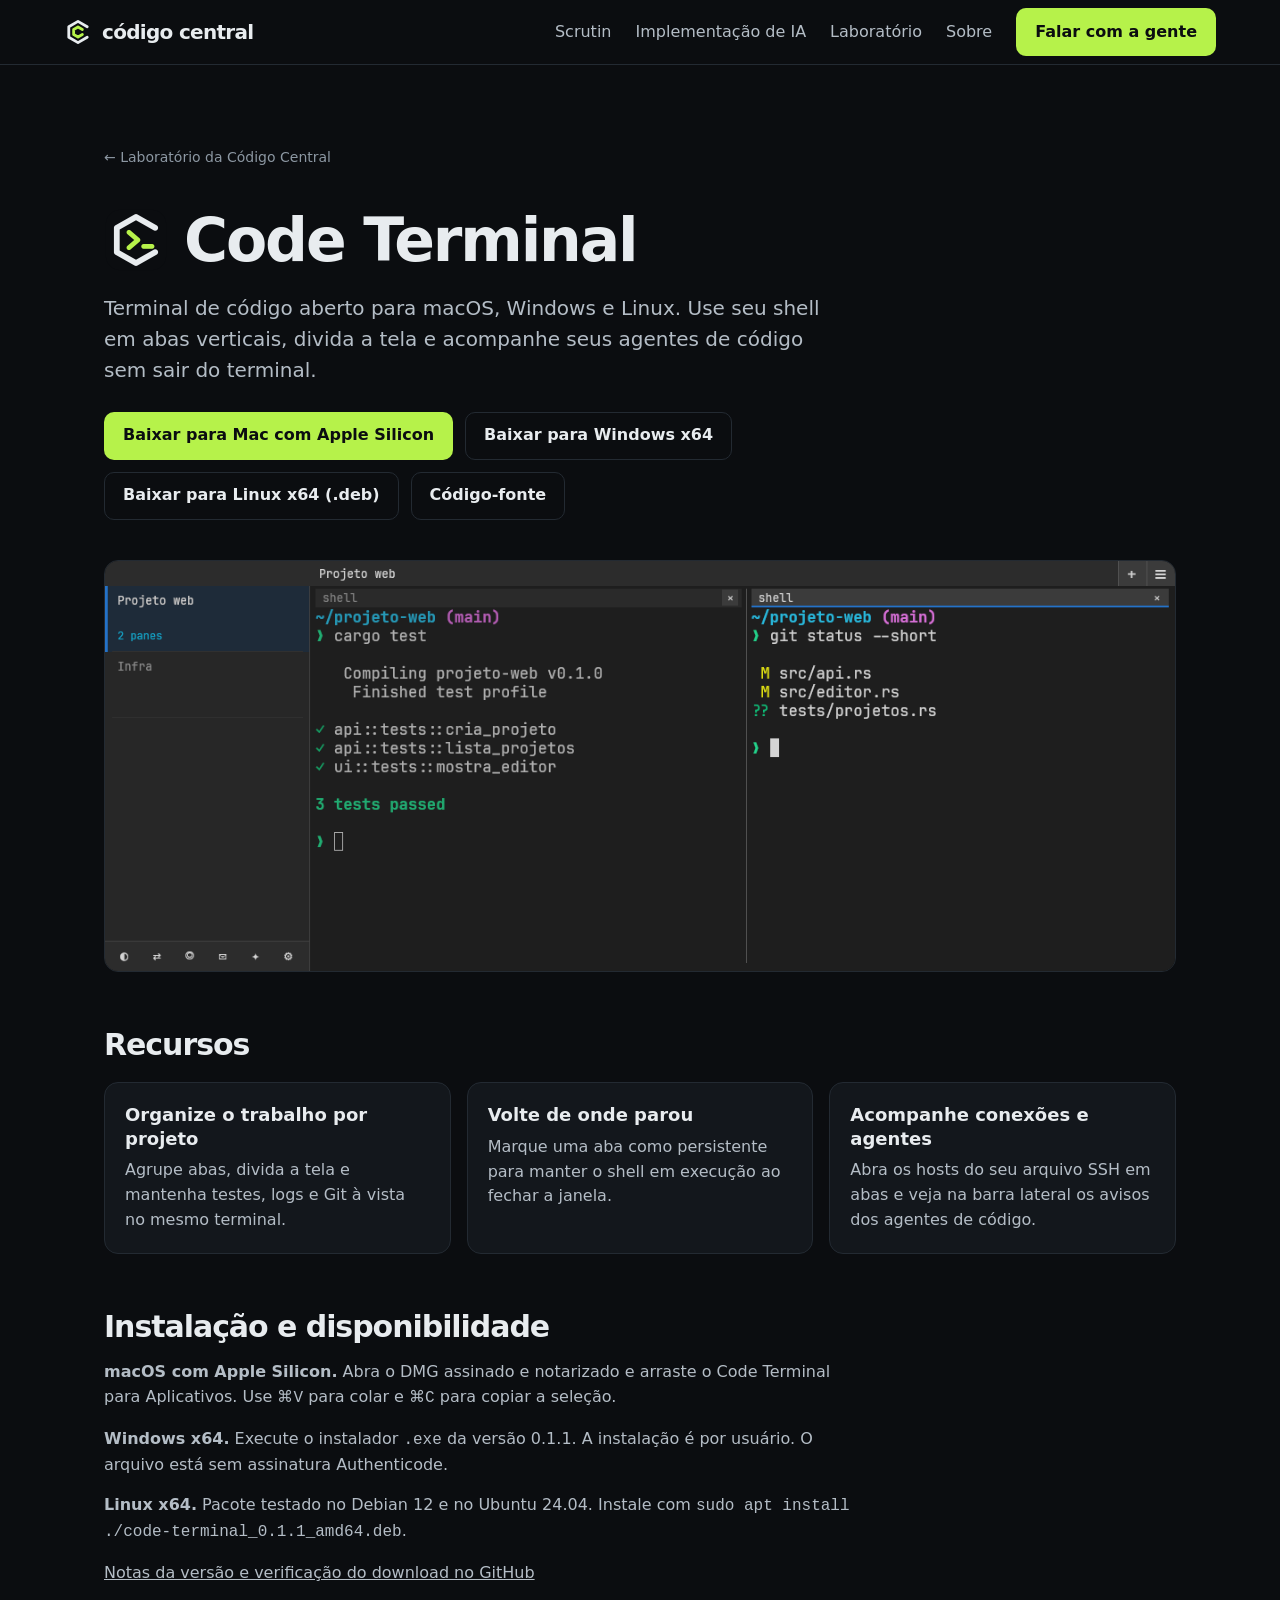
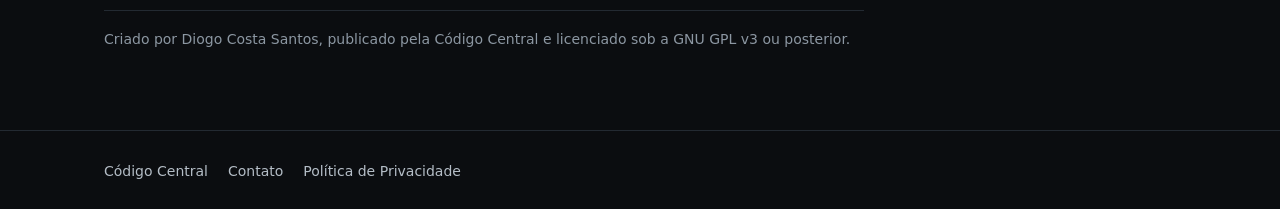
<file: index.html>
<!doctype html>
<html lang="pt-BR">
<head>
  <meta charset="utf-8">
  <meta name="viewport" content="width=device-width, initial-scale=1">
  <meta name="theme-color" content="#0b0d10">
  <title>Code Terminal | Terminal de código aberto</title>
  <meta name="description" content="Terminal da Código Central para macOS, Windows e Linux, com abas verticais, painéis divididos, SSH e integração com agentes de código.">
  <link rel="canonical" href="https://codeterminal.codigocentral.com.br/">
  <meta property="og:type" content="website">
  <meta property="og:locale" content="pt_BR">
  <meta property="og:title" content="Code Terminal | Terminal de código aberto">
  <meta property="og:description" content="Use seu shell em abas verticais e acompanhe agentes de código sem sair do terminal.">
  <meta property="og:url" content="https://codeterminal.codigocentral.com.br/">
  <meta property="og:image" content="https://codeterminal.codigocentral.com.br/assets/interface.png">
  <meta property="og:image:alt" content="Code Terminal em tema escuro com dois painéis lado a lado">
  <link rel="icon" href="./assets/logo.png" type="image/png">
  <link rel="stylesheet" href="./styles.css">
</head>
<body>
  <header class="site-header">
    <div class="header-inner">
      <a class="brand" href="https://codigocentral.com.br/">
        <img src="./assets/codigo-central.svg" width="28" height="28" alt="">
        código central
      </a>
      <nav class="desktop-nav" aria-label="Navegação principal">
        <a href="https://scrutin.dev/">Scrutin</a>
        <a href="https://codigocentral.com.br/consultoria-ia">Implementação de IA</a>
        <a href="https://codigocentral.com.br/#laboratorio">Laboratório</a>
        <a href="https://codigocentral.com.br/sobre">Sobre</a>
        <a class="button primary" href="https://codigocentral.com.br/contato">Falar com a gente</a>
      </nav>
      <details class="mobile-nav">
        <summary aria-label="Menu">☰</summary>
        <nav aria-label="Navegação principal">
          <a href="https://scrutin.dev/">Scrutin</a>
          <a href="https://codigocentral.com.br/consultoria-ia">Implementação de IA</a>
          <a href="https://codigocentral.com.br/#laboratorio">Laboratório</a>
          <a href="https://codigocentral.com.br/sobre">Sobre</a>
          <a href="https://codigocentral.com.br/contato">Falar com a gente</a>
        </nav>
      </details>
    </div>
  </header>
  <main class="content">
    <a class="back" href="https://codigocentral.com.br/#laboratorio">← Laboratório da Código Central</a>
    <header class="hero">
      <div class="title">
        <img src="./assets/logo.png" width="64" height="64" alt="">
        <h1>Code Terminal</h1>
      </div>
      <p>Terminal de código aberto para macOS, Windows e Linux. Use seu shell em abas verticais, divida a tela e acompanhe seus agentes de código sem sair do terminal.</p>
      <div class="actions">
        <a class="button primary" href="https://github.com/codigocentral/code-terminal/releases/download/v0.1.1/CodeTerminal-0.1.1-macos-arm64-notarized.dmg">Baixar para Mac com Apple Silicon</a>
        <a class="button" href="https://github.com/codigocentral/code-terminal/releases/download/v0.1.1/CodeTerminal-0.1.1-windows-x64-setup.exe">Baixar para Windows x64</a>
        <a class="button" href="https://github.com/codigocentral/code-terminal/releases/download/v0.1.1/code-terminal_0.1.1_amd64.deb">Baixar para Linux x64 (.deb)</a>
        <a class="button" href="https://github.com/codigocentral/code-terminal/releases/download/v0.1.1/CodeTerminal-0.1.1-source.tar.gz">Código-fonte</a>
      </div>
    </header>
    <img class="preview" src="./assets/interface.png" width="1200" height="460" alt="Code Terminal no tema escuro, com abas de projeto e painéis de testes e Git lado a lado">
    <section aria-labelledby="recursos">
      <h2 id="recursos">Recursos</h2>
      <div class="cards">
        <article><h3>Organize o trabalho por projeto</h3><p>Agrupe abas, divida a tela e mantenha testes, logs e Git à vista no mesmo terminal.</p></article>
        <article><h3>Volte de onde parou</h3><p>Marque uma aba como persistente para manter o shell em execução ao fechar a janela.</p></article>
        <article><h3>Acompanhe conexões e agentes</h3><p>Abra os hosts do seu arquivo SSH em abas e veja na barra lateral os avisos dos agentes de código.</p></article>
      </div>
    </section>
    <section class="installation" aria-labelledby="instalacao">
      <h2 id="instalacao">Instalação e disponibilidade</h2>
      <p><strong>macOS com Apple Silicon.</strong> Abra o DMG assinado e notarizado e arraste o Code Terminal para Aplicativos. Use <kbd>⌘V</kbd> para colar e <kbd>⌘C</kbd> para copiar a seleção.</p>
      <p><strong>Windows x64.</strong> Execute o instalador <code>.exe</code> da versão 0.1.1. A instalação é por usuário. O arquivo está sem assinatura Authenticode.</p>
      <p><strong>Linux x64.</strong> Pacote testado no Debian 12 e no Ubuntu 24.04. Instale com <code>sudo apt install ./code-terminal_0.1.1_amd64.deb</code>.</p>
      <p><a href="https://github.com/codigocentral/code-terminal/releases/tag/v0.1.1">Notas da versão e verificação do download no GitHub</a></p>
      <p class="credits">Criado por Diogo Costa Santos, publicado pela Código Central e licenciado sob a GNU GPL v3 ou posterior.</p>
    </section>
  </main>
  <footer class="site-footer">
    <div class="content footer-inner">
      <a href="https://codigocentral.com.br/">Código Central</a>
      <a href="https://codigocentral.com.br/contato">Contato</a>
      <a href="https://codigocentral.com.br/PoliticaDePrivacidade">Política de Privacidade</a>
    </div>
  </footer>
</body>
</html>
</file>
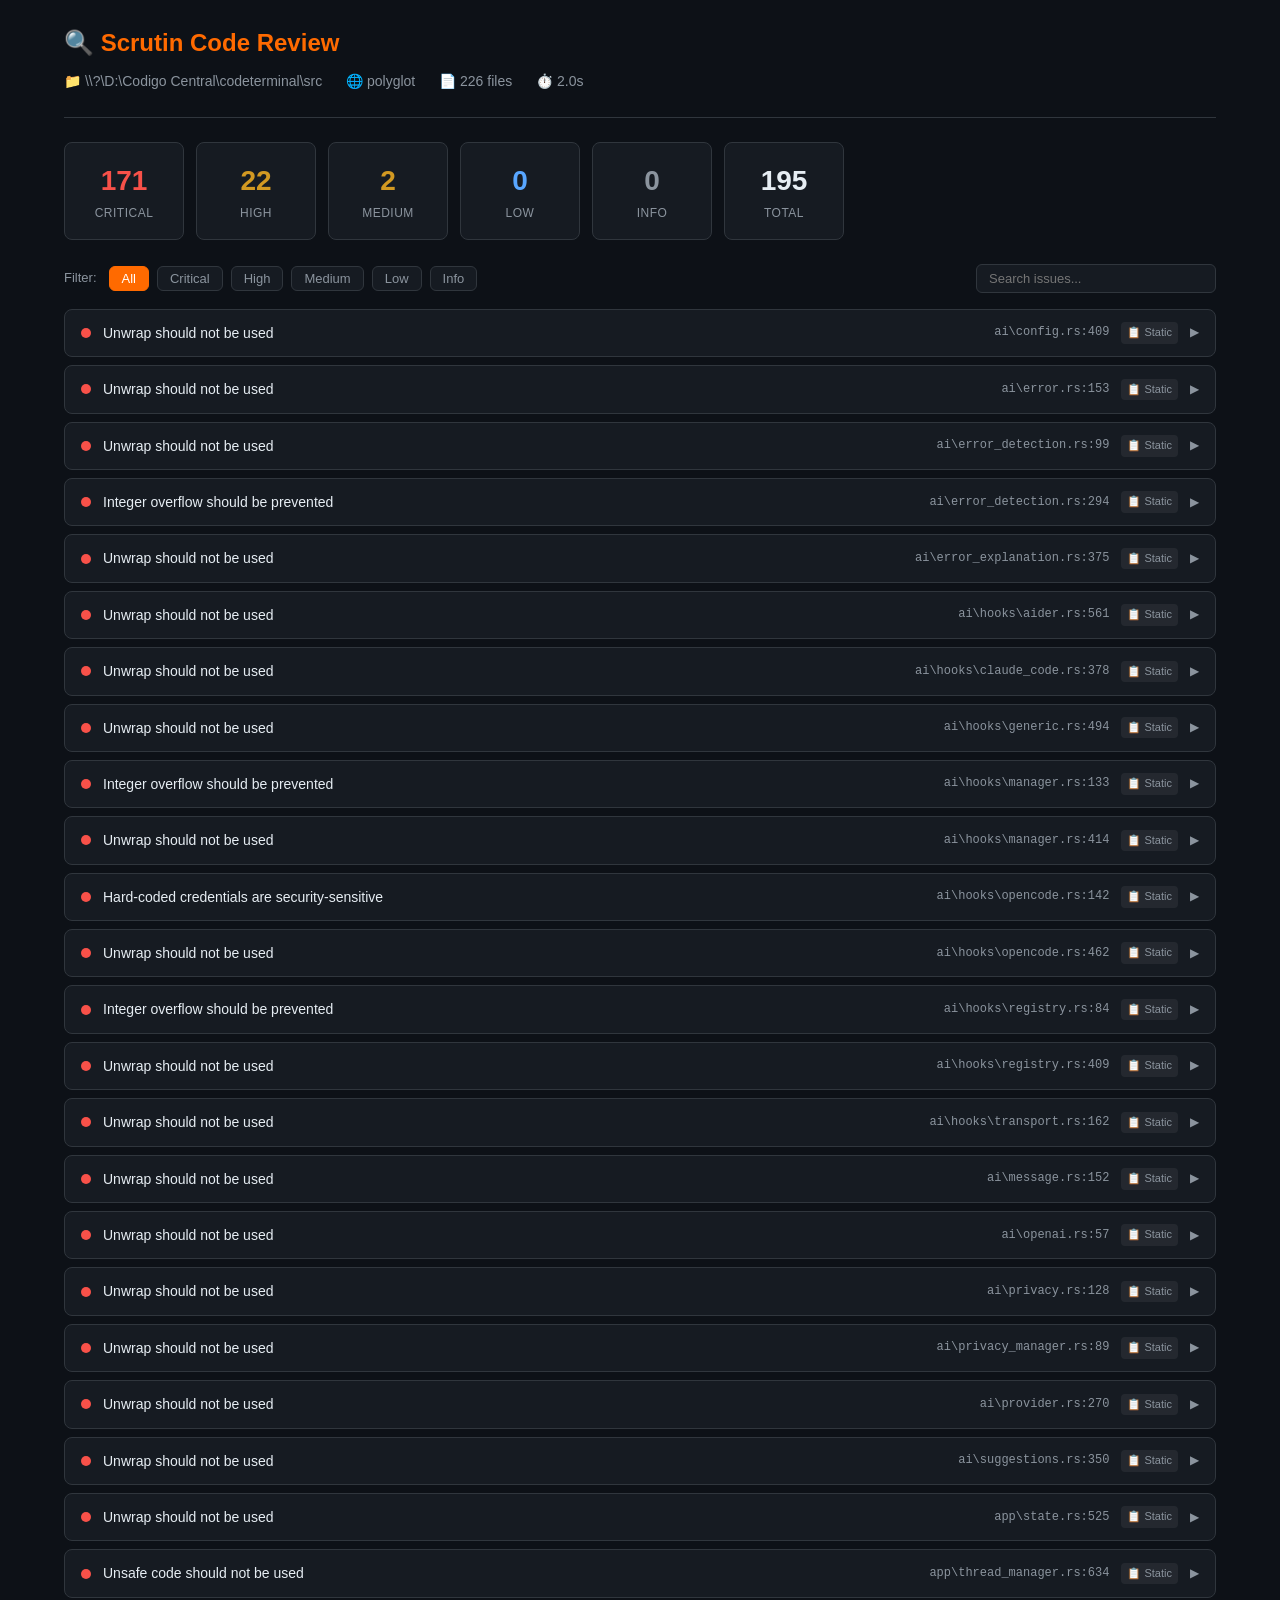
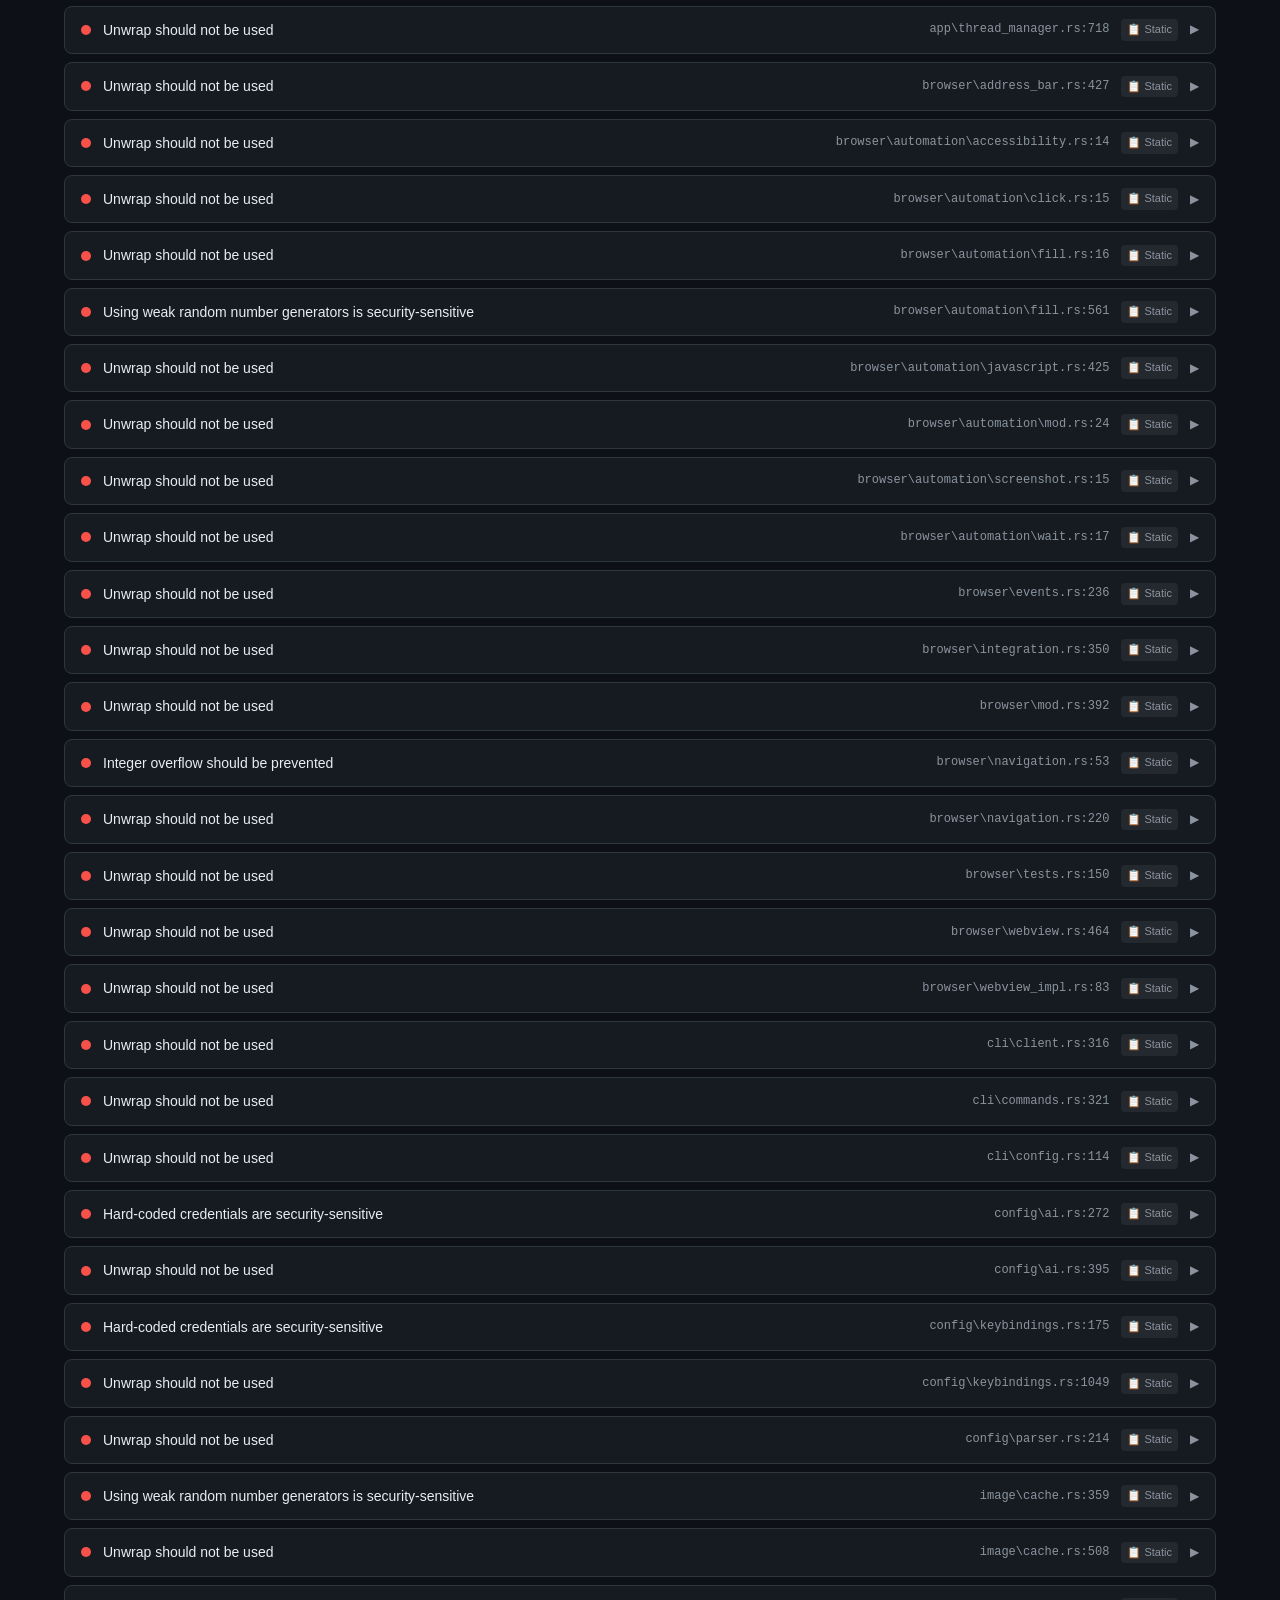
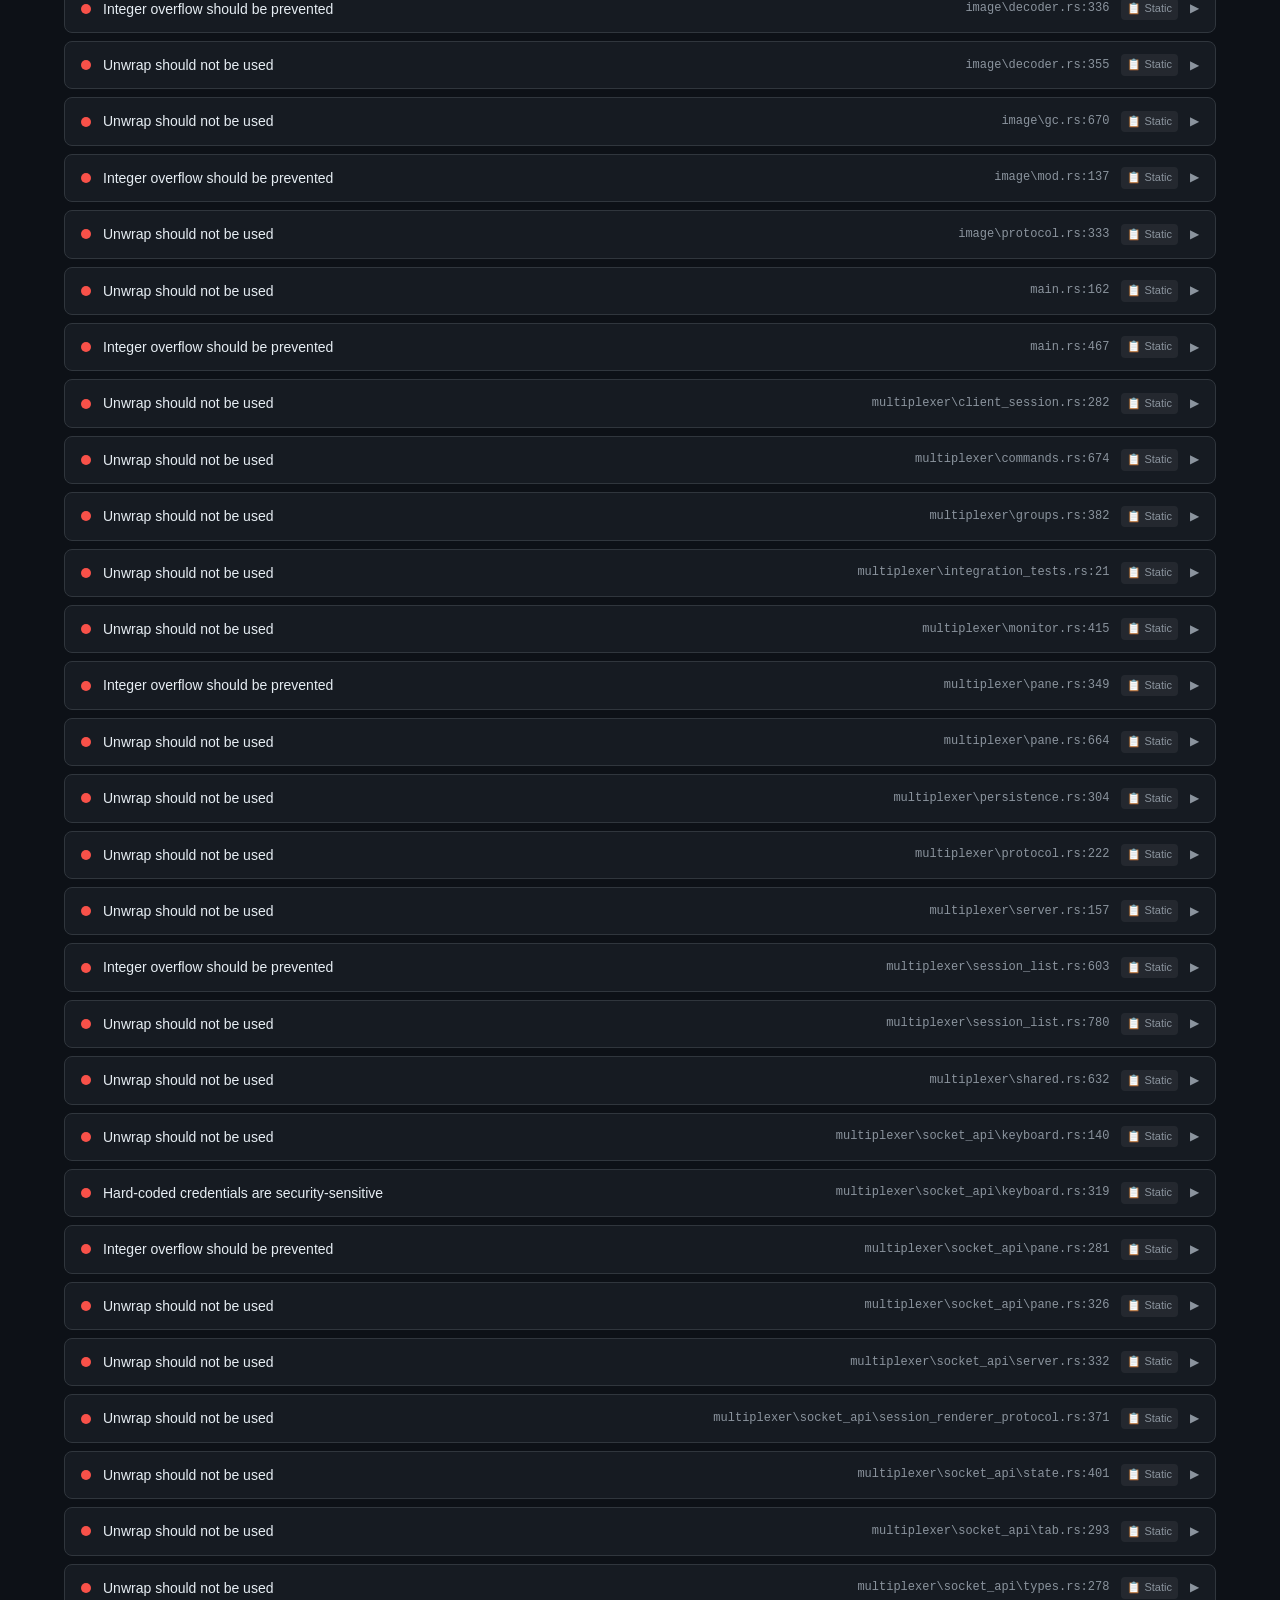
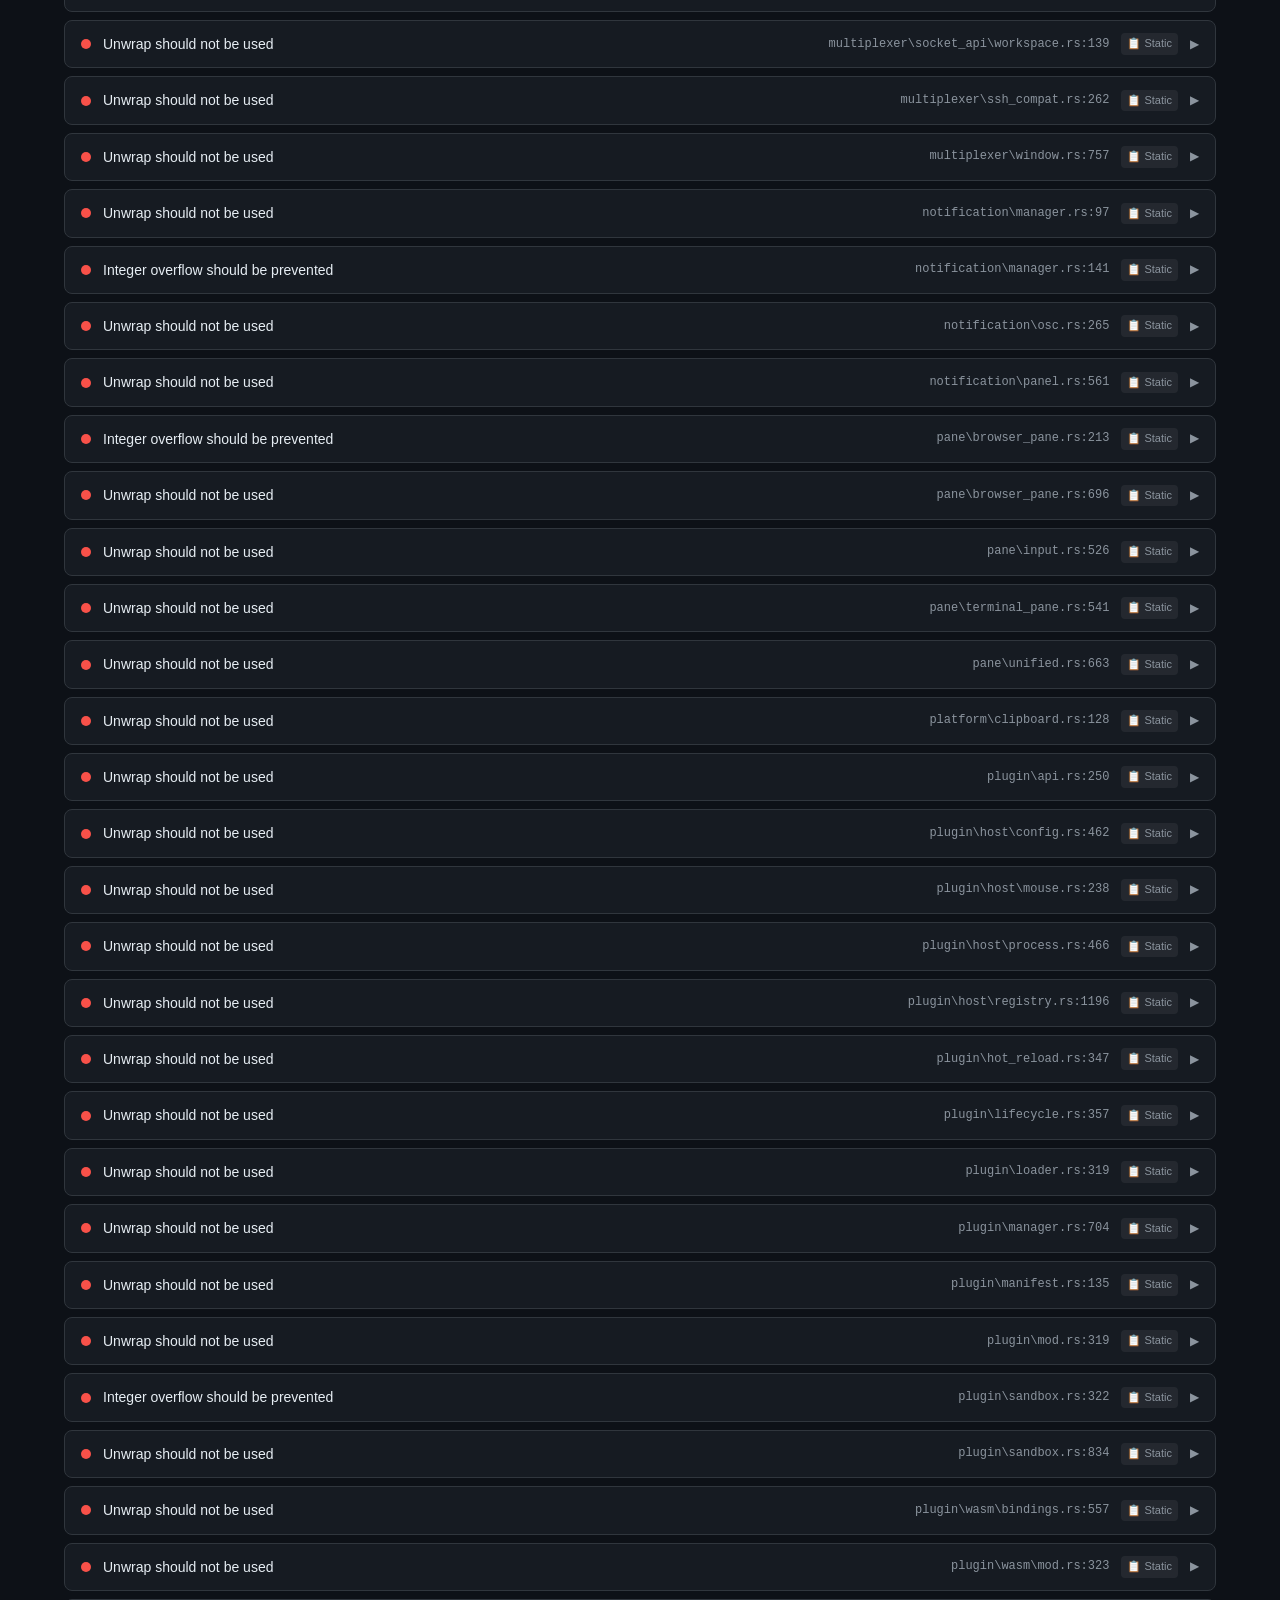
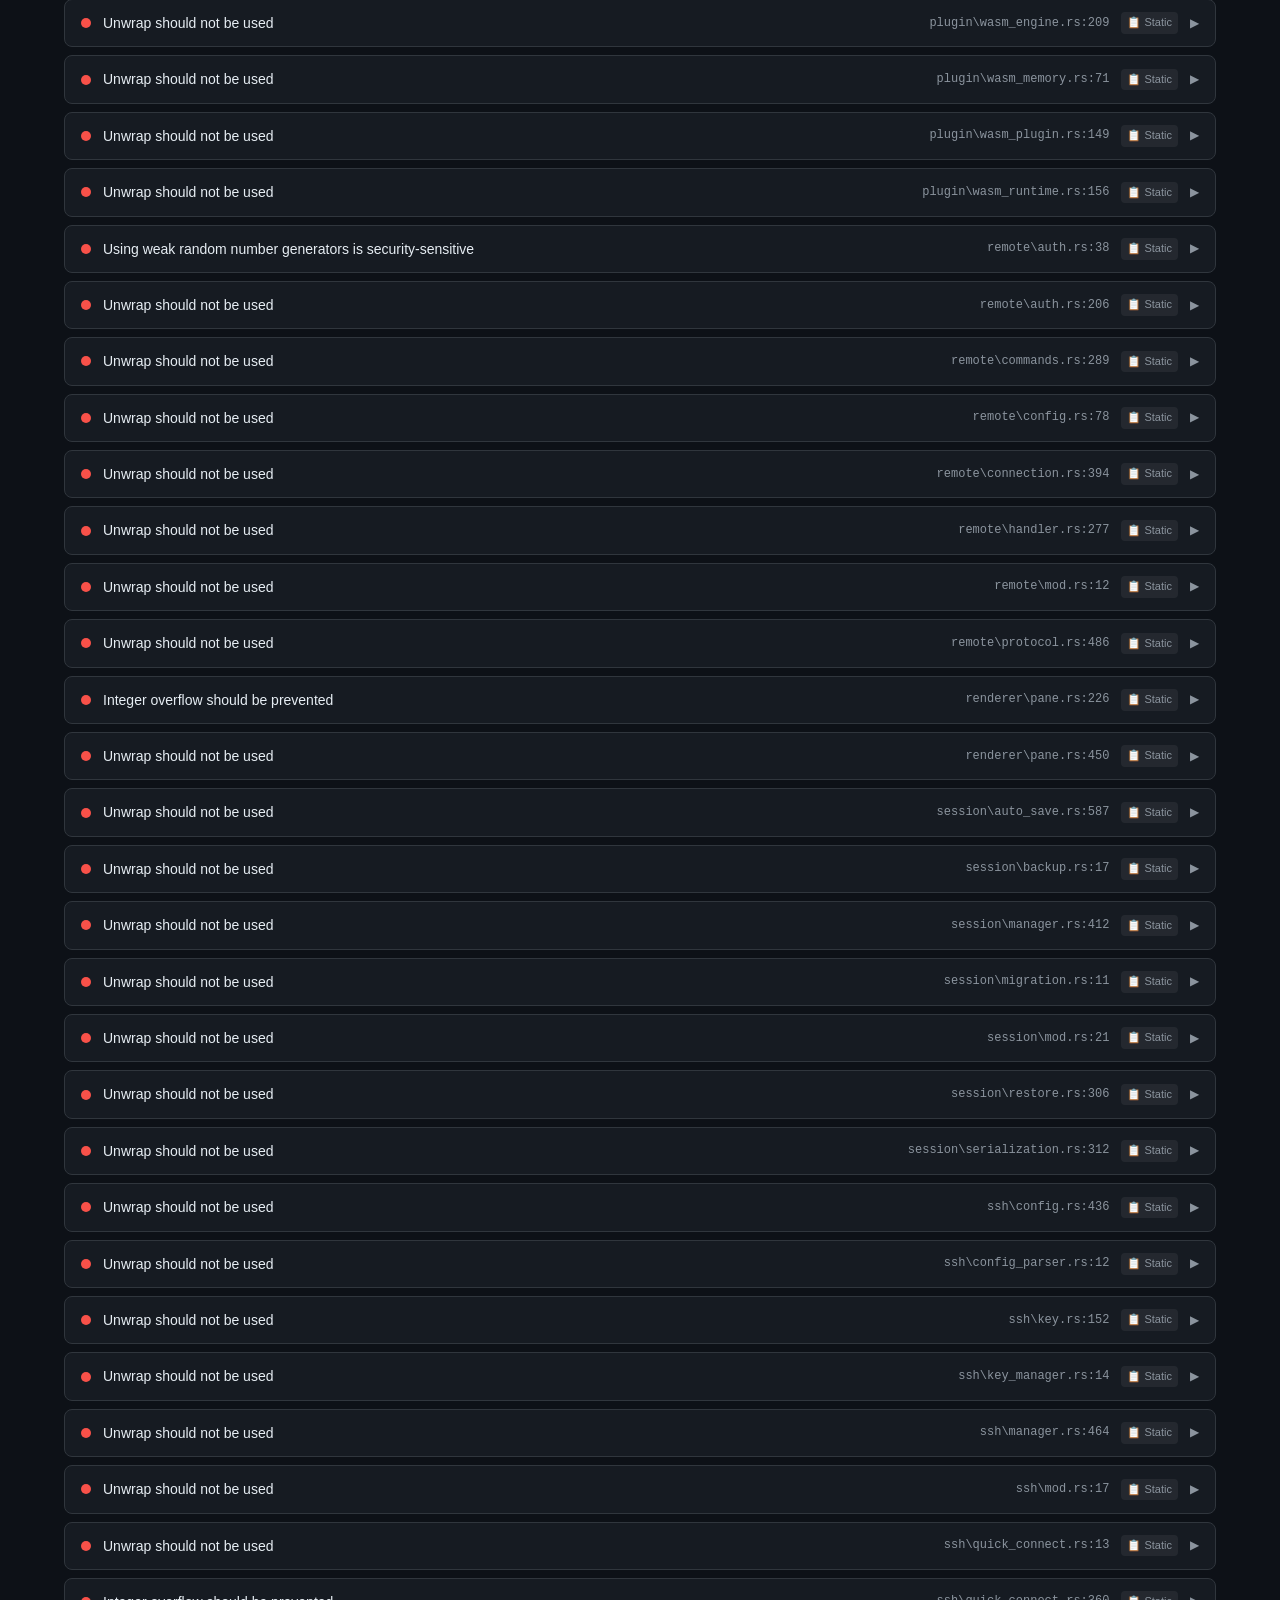
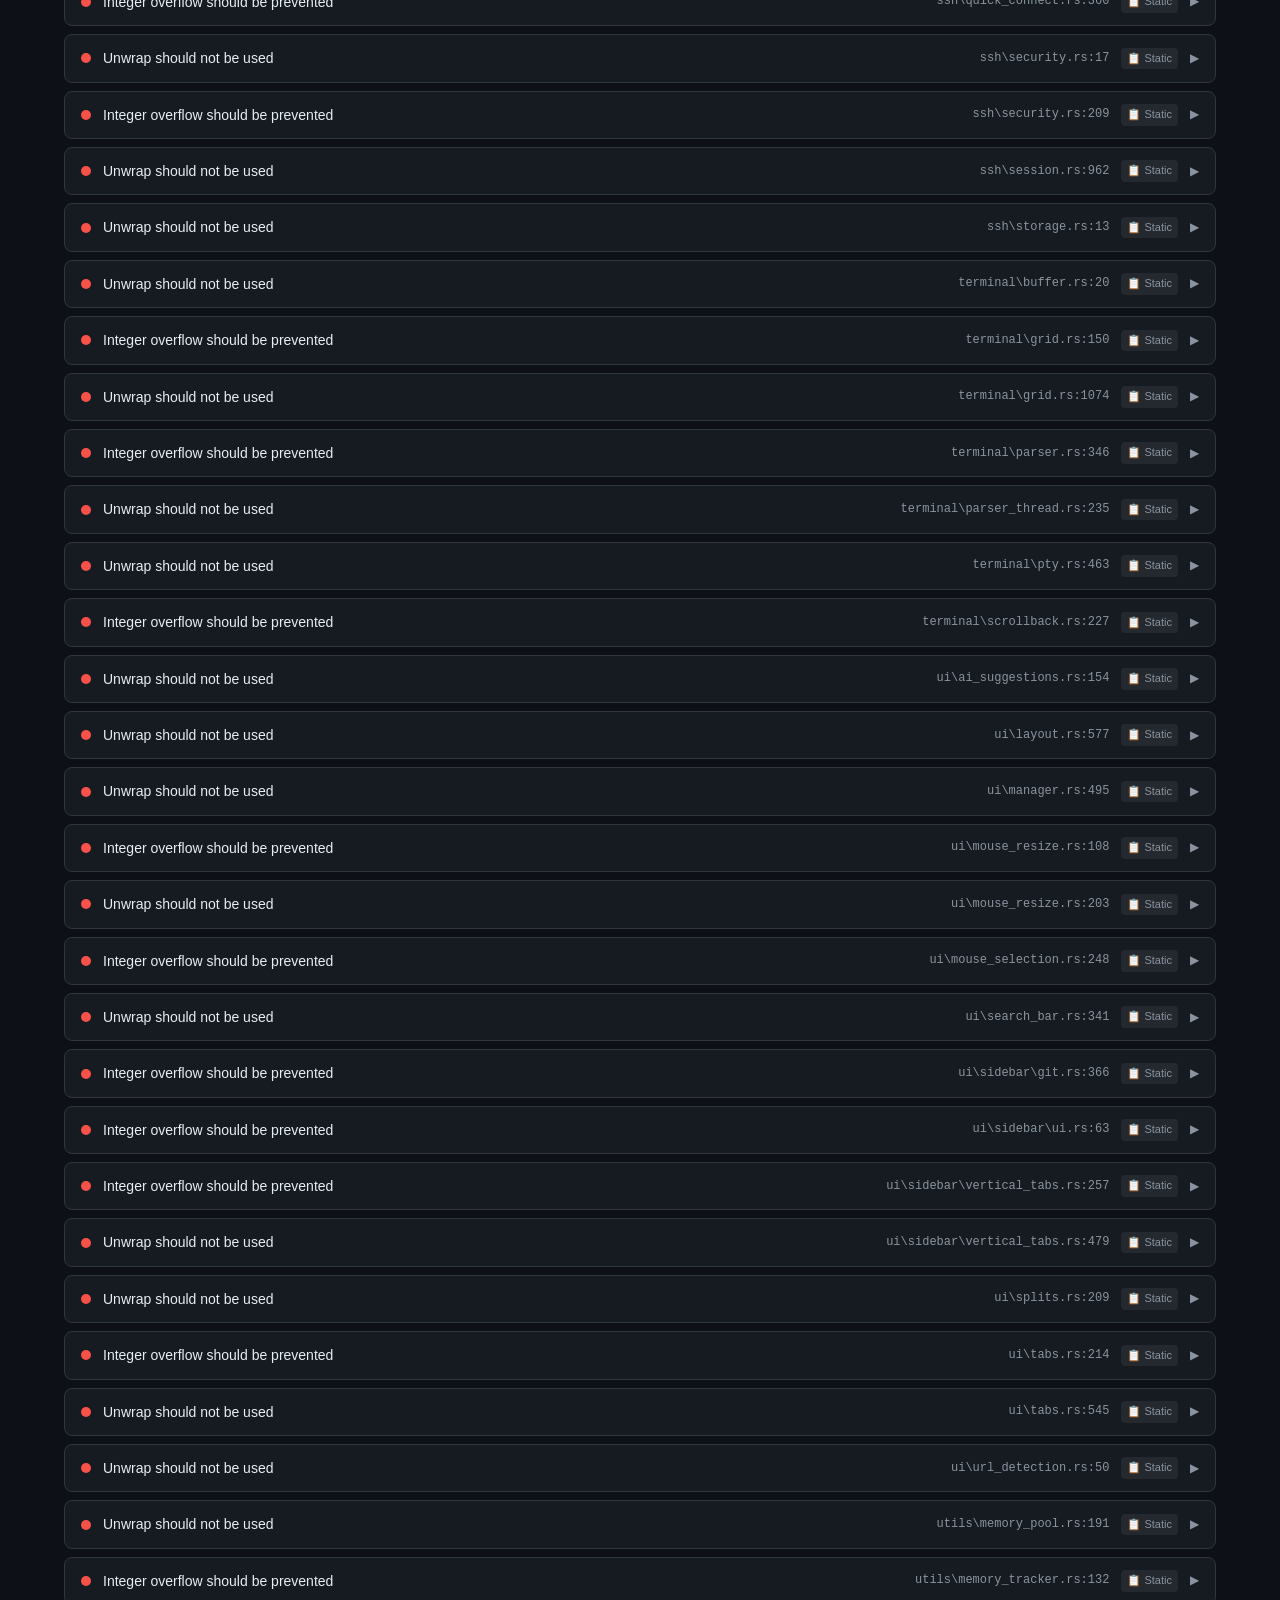
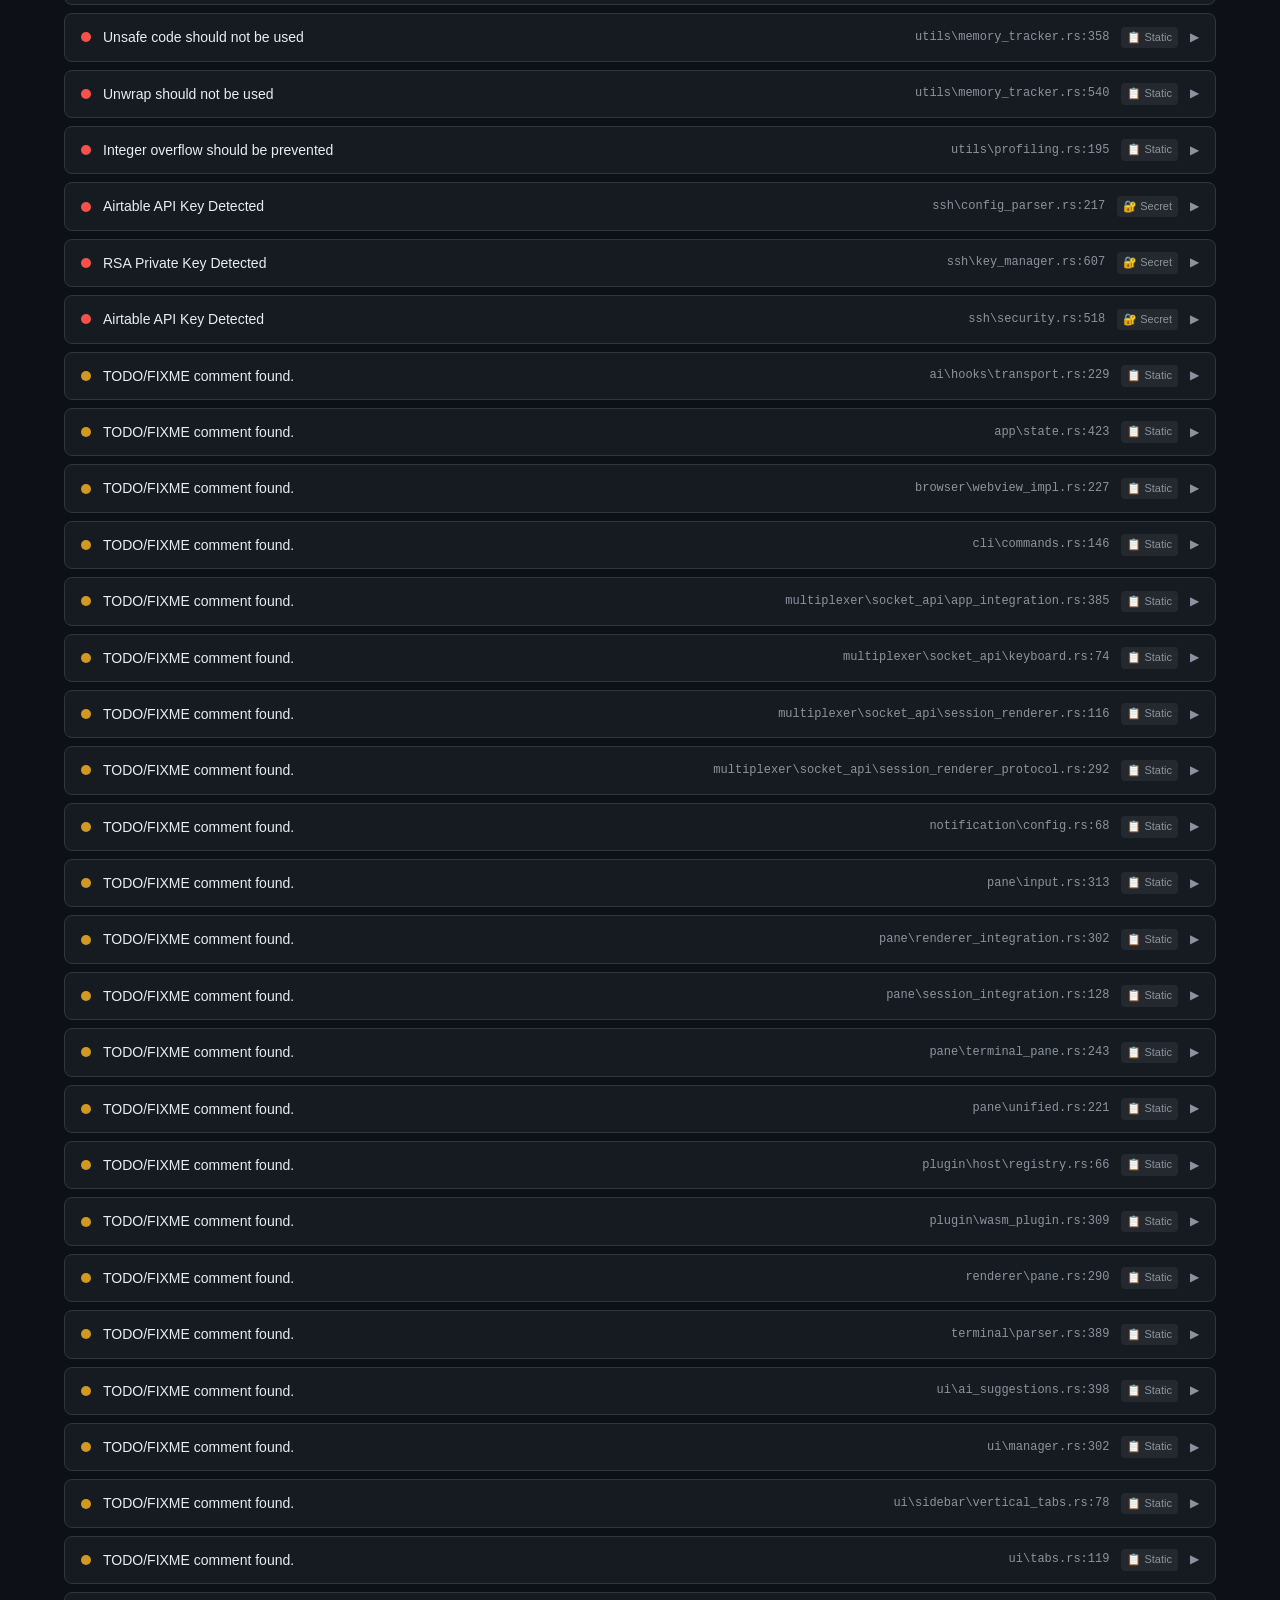
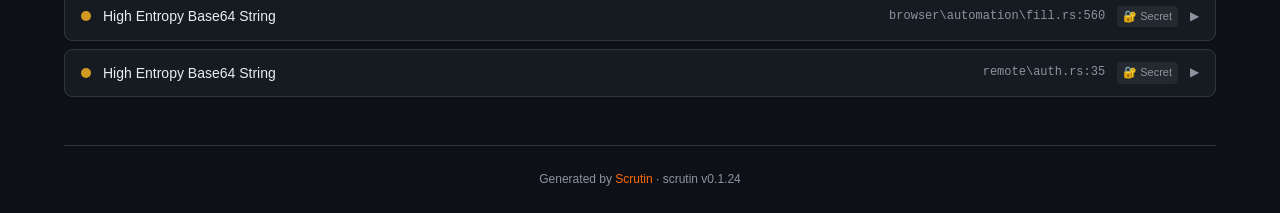
<file: src/.scrutin-review.html>
<!DOCTYPE html>
<html lang="en">
<head>
<meta charset="UTF-8">
<meta name="viewport" content="width=device-width, initial-scale=1.0">
<title>Scrutin Code Review</title>
<style>
  :root {
    --bg: #0d1117; --surface: #161b22; --border: #30363d;
    --text: #e6edf3; --text-dim: #8b949e; --accent: #ff6a00;
    --critical: #f85149; --high: #d29922; --medium: #d29922; --low: #58a6ff; --info: #8b949e;
  }
  * { box-sizing: border-box; margin: 0; padding: 0; }
  body { font-family: -apple-system, BlinkMacSystemFont, "Segoe UI", Helvetica, Arial, sans-serif;
    background: var(--bg); color: var(--text); line-height: 1.6; }
  .container { max-width: 1200px; margin: 0 auto; padding: 24px; }
  header { border-bottom: 1px solid var(--border); padding-bottom: 24px; margin-bottom: 24px; }
  header h1 { font-size: 24px; color: var(--accent); }
  header .meta { color: var(--text-dim); font-size: 14px; margin-top: 8px; }
  header .meta span { margin-right: 20px; }
  .stats { display: flex; gap: 12px; flex-wrap: wrap; margin-bottom: 24px; }
  .stat { background: var(--surface); border: 1px solid var(--border); border-radius: 8px;
    padding: 16px 20px; min-width: 120px; text-align: center; }
  .stat .value { font-size: 28px; font-weight: 700; }
  .stat .label { font-size: 12px; color: var(--text-dim); text-transform: uppercase; letter-spacing: 0.5px; }
  .stat.critical .value { color: var(--critical); }
  .stat.high .value { color: var(--high); }
  .stat.medium .value { color: var(--medium); }
  .stat.low .value { color: var(--low); }
  .stat.info .value { color: var(--info); }
  .stat.total .value { color: var(--text); }
  .filters { display: flex; gap: 8px; flex-wrap: wrap; margin-bottom: 16px; align-items: center; }
  .filters label { color: var(--text-dim); font-size: 13px; margin-right: 4px; }
  .filter-btn { background: var(--surface); border: 1px solid var(--border); border-radius: 6px;
    color: var(--text-dim); padding: 4px 12px; cursor: pointer; font-size: 13px; transition: all 0.15s; }
  .filter-btn:hover { border-color: var(--accent); color: var(--text); }
  .filter-btn.active { background: var(--accent); border-color: var(--accent); color: #fff; }
  .search { background: var(--surface); border: 1px solid var(--border); border-radius: 6px;
    color: var(--text); padding: 6px 12px; font-size: 13px; width: 240px; margin-left: auto; }
  .search:focus { outline: none; border-color: var(--accent); }
  .issue { background: var(--surface); border: 1px solid var(--border); border-radius: 8px;
    margin-bottom: 8px; overflow: hidden; }
  .issue-header { display: flex; align-items: center; padding: 12px 16px; cursor: pointer;
    gap: 12px; user-select: none; }
  .issue-header:hover { background: rgba(255,106,0,0.04); }
  .sev-dot { width: 10px; height: 10px; border-radius: 50%; flex-shrink: 0; }
  .sev-dot.critical { background: var(--critical); }
  .sev-dot.high { background: var(--high); }
  .sev-dot.medium { background: var(--medium); }
  .sev-dot.low { background: var(--low); }
  .sev-dot.info { background: var(--info); }
  .issue-title { flex: 1; font-weight: 500; font-size: 14px; }
  .issue-file { color: var(--text-dim); font-size: 12px; font-family: monospace; }
  .issue-source { font-size: 11px; padding: 2px 6px; border-radius: 4px;
    background: rgba(255,255,255,0.06); color: var(--text-dim); }
  .chevron { color: var(--text-dim); transition: transform 0.2s; font-size: 12px; }
  .issue.open .chevron { transform: rotate(90deg); }
  .issue-body { display: none; padding: 0 16px 16px; border-top: 1px solid var(--border); }
  .issue.open .issue-body { display: block; padding-top: 16px; }
  .issue-body p { margin-bottom: 12px; color: var(--text-dim); font-size: 14px; }
  .issue-body .detail-label { font-size: 12px; color: var(--text-dim); text-transform: uppercase;
    letter-spacing: 0.5px; margin-bottom: 4px; }
  pre { background: #0d1117; border: 1px solid var(--border); border-radius: 6px;
    padding: 12px; overflow-x: auto; font-size: 13px; font-family: "SF Mono", Consolas, monospace;
    margin-bottom: 12px; color: var(--text); }
  .suggestion { background: rgba(46,160,67,0.1); border-left: 3px solid #2ea043;
    padding: 8px 12px; border-radius: 0 6px 6px 0; margin-bottom: 12px; font-size: 13px; }
  .confidence { font-size: 12px; color: var(--text-dim); }
  .empty { text-align: center; padding: 48px; color: var(--text-dim); }
  footer { text-align: center; color: var(--text-dim); font-size: 12px;
    margin-top: 48px; padding-top: 24px; border-top: 1px solid var(--border); }
  footer a { color: var(--accent); text-decoration: none; }
</style>
</head>
<body>
<div class="container">
  <header>
    <h1>&#x1f50d; Scrutin Code Review</h1>
    <div class="meta">
      <span>&#x1f4c1; \\?\D:\Codigo Central\codeterminal\src</span>
      <span>&#x1f310; polyglot</span>
      <span>&#x1f4c4; 226 files</span>
      <span>&#x23f1;&#xfe0f; 2.0s</span>
    </div>
  </header>

  <div class="stats">
    <div class="stat critical"><div class="value">171</div><div class="label">Critical</div></div>
    <div class="stat high"><div class="value">22</div><div class="label">High</div></div>
    <div class="stat medium"><div class="value">2</div><div class="label">Medium</div></div>
    <div class="stat low"><div class="value">0</div><div class="label">Low</div></div>
    <div class="stat info"><div class="value">0</div><div class="label">Info</div></div>
    <div class="stat total"><div class="value">195</div><div class="label">Total</div></div>
  </div>

  <div class="filters">
    <label>Filter:</label>
    <button class="filter-btn active" data-filter="all">All</button>
    <button class="filter-btn" data-filter="critical">Critical</button>
    <button class="filter-btn" data-filter="high">High</button>
    <button class="filter-btn" data-filter="medium">Medium</button>
    <button class="filter-btn" data-filter="low">Low</button>
    <button class="filter-btn" data-filter="info">Info</button>
    <input class="search" type="text" placeholder="Search issues..." id="search">
  </div>

  <div id="issues"></div>

  <footer>
    Generated by <a href="https://scrutin.dev">Scrutin</a> &middot; scrutin v0.1.24
  </footer>
</div>

<script>
const issues = [{"file_path":"ai\\config.rs","line_start":409,"line_end":409,"severity":"critical","category":"security","title":"Unwrap should not be used","description":"Unsafe unwrap/expect detected. Use proper error handling with match or ? operator. [CWE: CWE-754]","suggestion":"Replace unwrap with match or use ? operator for error propagation.","code_snippet":"let json = serde_json::to_string(&provider).unwrap();","confidence":0.85,"source":"static"},{"file_path":"ai\\error.rs","line_start":153,"line_end":153,"severity":"critical","category":"security","title":"Unwrap should not be used","description":"Unsafe unwrap/expect detected. Use proper error handling with match or ? operator. [CWE: CWE-754]","suggestion":"Replace unwrap with match or use ? operator for error propagation.","code_snippet":"assert_eq!(result.unwrap(), \"success\");","confidence":0.85,"source":"static"},{"file_path":"ai\\error_detection.rs","line_start":99,"line_end":99,"severity":"critical","category":"security","title":"Unwrap should not be used","description":"Unsafe unwrap/expect detected. Use proper error handling with match or ? operator. [CWE: CWE-754]","suggestion":"Replace unwrap with match or use ? operator for error propagation.","code_snippet":"Regex::new(r\"command not found:?\\s*(\\S+)\").unwrap(),","confidence":0.85,"source":"static"},{"file_path":"ai\\error_detection.rs","line_start":294,"line_end":294,"severity":"critical","category":"security","title":"Integer overflow should be prevented","description":"Potential integer overflow handling. [CWE: CWE-190]","suggestion":"Use checked arithmetic or ensure values cannot overflow.","code_snippet":"let start = line_idx.saturating_sub(self.context_lines);","confidence":0.85,"source":"static"},{"file_path":"ai\\error_explanation.rs","line_start":375,"line_end":375,"severity":"critical","category":"security","title":"Unwrap should not be used","description":"Unsafe unwrap/expect detected. Use proper error handling with match or ? operator. [CWE: CWE-754]","suggestion":"Replace unwrap with match or use ? operator for error propagation.","code_snippet":"let error = error.unwrap();","confidence":0.85,"source":"static"},{"file_path":"ai\\hooks\\aider.rs","line_start":561,"line_end":561,"severity":"critical","category":"security","title":"Unwrap should not be used","description":"Unsafe unwrap/expect detected. Use proper error handling with match or ? operator. [CWE: CWE-754]","suggestion":"Replace unwrap with match or use ? operator for error propagation.","code_snippet":"let reg = hook.create_registration().await.unwrap();","confidence":0.85,"source":"static"},{"file_path":"ai\\hooks\\claude_code.rs","line_start":378,"line_end":378,"severity":"critical","category":"security","title":"Unwrap should not be used","description":"Unsafe unwrap/expect detected. Use proper error handling with match or ? operator. [CWE: CWE-754]","suggestion":"Replace unwrap with match or use ? operator for error propagation.","code_snippet":"let version = hook.get_version().await.unwrap();","confidence":0.85,"source":"static"},{"file_path":"ai\\hooks\\generic.rs","line_start":494,"line_end":494,"severity":"critical","category":"security","title":"Unwrap should not be used","description":"Unsafe unwrap/expect detected. Use proper error handling with match or ? operator. [CWE: CWE-754]","suggestion":"Replace unwrap with match or use ? operator for error propagation.","code_snippet":"let output = hook.execute(None).await.unwrap();","confidence":0.85,"source":"static"},{"file_path":"ai\\hooks\\manager.rs","line_start":133,"line_end":133,"severity":"critical","category":"security","title":"Integer overflow should be prevented","description":"Potential integer overflow handling. [CWE: CWE-190]","suggestion":"Use checked arithmetic or ensure values cannot overflow.","code_snippet":"stats.total_agents = stats.total_agents.saturating_sub(1);","confidence":0.85,"source":"static"},{"file_path":"ai\\hooks\\manager.rs","line_start":414,"line_end":414,"severity":"critical","category":"security","title":"Unwrap should not be used","description":"Unsafe unwrap/expect detected. Use proper error handling with match or ? operator. [CWE: CWE-754]","suggestion":"Replace unwrap with match or use ? operator for error propagation.","code_snippet":"manager.register_agent(reg).await.unwrap();","confidence":0.85,"source":"static"},{"file_path":"ai\\hooks\\opencode.rs","line_start":142,"line_end":142,"severity":"critical","category":"security","title":"Hard-coded credentials are security-sensitive","description":"Possible hard-coded credential. [CWE: CWE-798]","suggestion":"Use environment variables or secure vaults for secrets.","code_snippet":"let api_key = std::env::var(\"OPENCODE_API_KEY\")","confidence":0.85,"source":"static"},{"file_path":"ai\\hooks\\opencode.rs","line_start":462,"line_end":462,"severity":"critical","category":"security","title":"Unwrap should not be used","description":"Unsafe unwrap/expect detected. Use proper error handling with match or ? operator. [CWE: CWE-754]","suggestion":"Replace unwrap with match or use ? operator for error propagation.","code_snippet":"let hook = OpenCodeHook::new(config).unwrap();","confidence":0.85,"source":"static"},{"file_path":"ai\\hooks\\registry.rs","line_start":84,"line_end":84,"severity":"critical","category":"security","title":"Integer overflow should be prevented","description":"Potential integer overflow handling. [CWE: CWE-190]","suggestion":"Use checked arithmetic or ensure values cannot overflow.","code_snippet":"stats.active_agents = stats.active_agents.saturating_sub(1);","confidence":0.85,"source":"static"},{"file_path":"ai\\hooks\\registry.rs","line_start":409,"line_end":409,"severity":"critical","category":"security","title":"Unwrap should not be used","description":"Unsafe unwrap/expect detected. Use proper error handling with match or ? operator. [CWE: CWE-754]","suggestion":"Replace unwrap with match or use ? operator for error propagation.","code_snippet":"registry.register_agent(reg.clone()).unwrap();","confidence":0.85,"source":"static"},{"file_path":"ai\\hooks\\transport.rs","line_start":162,"line_end":162,"severity":"critical","category":"security","title":"Unwrap should not be used","description":"Unsafe unwrap/expect detected. Use proper error handling with match or ? operator. [CWE: CWE-754]","suggestion":"Replace unwrap with match or use ? operator for error propagation.","code_snippet":"let stdout = self.stdout.clone().unwrap();","confidence":0.85,"source":"static"},{"file_path":"ai\\message.rs","line_start":152,"line_end":152,"severity":"critical","category":"security","title":"Unwrap should not be used","description":"Unsafe unwrap/expect detected. Use proper error handling with match or ? operator. [CWE: CWE-754]","suggestion":"Replace unwrap with match or use ? operator for error propagation.","code_snippet":"let json = serde_json::to_string(&msg).unwrap();","confidence":0.85,"source":"static"},{"file_path":"ai\\openai.rs","line_start":57,"line_end":57,"severity":"critical","category":"security","title":"Unwrap should not be used","description":"Unsafe unwrap/expect detected. Use proper error handling with match or ? operator. [CWE: CWE-754]","suggestion":"Replace unwrap with match or use ? operator for error propagation.","code_snippet":".unwrap(),","confidence":0.85,"source":"static"},{"file_path":"ai\\privacy.rs","line_start":128,"line_end":128,"severity":"critical","category":"security","title":"Unwrap should not be used","description":"Unsafe unwrap/expect detected. Use proper error handling with match or ? operator. [CWE: CWE-754]","suggestion":"Replace unwrap with match or use ? operator for error propagation.","code_snippet":".unwrap_or_else(|_| Regex::new(r\"\").unwrap());","confidence":0.85,"source":"static"},{"file_path":"ai\\privacy_manager.rs","line_start":89,"line_end":89,"severity":"critical","category":"security","title":"Unwrap should not be used","description":"Unsafe unwrap/expect detected. Use proper error handling with match or ? operator. [CWE: CWE-754]","suggestion":"Replace unwrap with match or use ? operator for error propagation.","code_snippet":"let result = manager.sanitize_command(command).unwrap();","confidence":0.85,"source":"static"},{"file_path":"ai\\provider.rs","line_start":270,"line_end":270,"severity":"critical","category":"security","title":"Unwrap should not be used","description":"Unsafe unwrap/expect detected. Use proper error handling with match or ? operator. [CWE: CWE-754]","suggestion":"Replace unwrap with match or use ? operator for error propagation.","code_snippet":"let json = serde_json::to_string(&suggestion).unwrap();","confidence":0.85,"source":"static"},{"file_path":"ai\\suggestions.rs","line_start":350,"line_end":350,"severity":"critical","category":"security","title":"Unwrap should not be used","description":"Unsafe unwrap/expect detected. Use proper error handling with match or ? operator. [CWE: CWE-754]","suggestion":"Replace unwrap with match or use ? operator for error propagation.","code_snippet":"let suggester = CommandSuggester::new(config).unwrap();","confidence":0.85,"source":"static"},{"file_path":"app\\state.rs","line_start":525,"line_end":525,"severity":"critical","category":"security","title":"Unwrap should not be used","description":"Unsafe unwrap/expect detected. Use proper error handling with match or ? operator. [CWE: CWE-754]","suggestion":"Replace unwrap with match or use ? operator for error propagation.","code_snippet":"let app = app.unwrap();","confidence":0.85,"source":"static"},{"file_path":"app\\thread_manager.rs","line_start":634,"line_end":634,"severity":"critical","category":"security","title":"Unsafe code should not be used","description":"Unsafe block detected. Ensure memory safety guarantees. [CWE: CWE-758]","suggestion":"Minimize unsafe blocks and document safety invariants.","code_snippet":"unsafe {","confidence":0.85,"source":"static"},{"file_path":"app\\thread_manager.rs","line_start":718,"line_end":718,"severity":"critical","category":"security","title":"Unwrap should not be used","description":"Unsafe unwrap/expect detected. Use proper error handling with match or ? operator. [CWE: CWE-754]","suggestion":"Replace unwrap with match or use ? operator for error propagation.","code_snippet":"let mut guard = self.inner.lock().unwrap();","confidence":0.85,"source":"static"},{"file_path":"browser\\address_bar.rs","line_start":427,"line_end":427,"severity":"critical","category":"security","title":"Unwrap should not be used","description":"Unsafe unwrap/expect detected. Use proper error handling with match or ? operator. [CWE: CWE-754]","suggestion":"Replace unwrap with match or use ? operator for error propagation.","code_snippet":"let url = Url::parse(\"https://example.com\").unwrap();","confidence":0.85,"source":"static"},{"file_path":"browser\\automation\\accessibility.rs","line_start":14,"line_end":14,"severity":"critical","category":"security","title":"Unwrap should not be used","description":"Unsafe unwrap/expect detected. Use proper error handling with match or ? operator. [CWE: CWE-754]","suggestion":"Replace unwrap with match or use ? operator for error propagation.","code_snippet":"//!     let tree = extractor.extract_full_tree().await.unwrap();","confidence":0.85,"source":"static"},{"file_path":"browser\\automation\\click.rs","line_start":15,"line_end":15,"severity":"critical","category":"security","title":"Unwrap should not be used","description":"Unsafe unwrap/expect detected. Use proper error handling with match or ? operator. [CWE: CWE-754]","suggestion":"Replace unwrap with match or use ? operator for error propagation.","code_snippet":"//!     controller.click(\"#submit-button\", ClickOptions::default()).await.unwrap();","confidence":0.85,"source":"static"},{"file_path":"browser\\automation\\fill.rs","line_start":16,"line_end":16,"severity":"critical","category":"security","title":"Unwrap should not be used","description":"Unsafe unwrap/expect detected. Use proper error handling with match or ? operator. [CWE: CWE-754]","suggestion":"Replace unwrap with match or use ? operator for error propagation.","code_snippet":"//!     controller.fill(\"#username\", \"john_doe\", FillOptions::default()).await.unwrap();","confidence":0.85,"source":"static"},{"file_path":"browser\\automation\\fill.rs","line_start":561,"line_end":561,"severity":"critical","category":"security","title":"Using weak random number generators is security-sensitive","description":"Pseudorandom number generator used. May not be suitable for security purposes. [CWE: CWE-338]","suggestion":"Use cryptographically secure random number generators for security purposes.","code_snippet":"let mut rng = rand::thread_rng();","confidence":0.85,"source":"static"},{"file_path":"browser\\automation\\javascript.rs","line_start":425,"line_end":425,"severity":"critical","category":"security","title":"Unwrap should not be used","description":"Unsafe unwrap/expect detected. Use proper error handling with match or ? operator. [CWE: CWE-754]","suggestion":"Replace unwrap with match or use ? operator for error propagation.","code_snippet":"let obj: TestObj = result.deserialize().unwrap();","confidence":0.85,"source":"static"},{"file_path":"browser\\automation\\mod.rs","line_start":24,"line_end":24,"severity":"critical","category":"security","title":"Unwrap should not be used","description":"Unsafe unwrap/expect detected. Use proper error handling with match or ? operator. [CWE: CWE-754]","suggestion":"Replace unwrap with match or use ? operator for error propagation.","code_snippet":"//!     automation.navigate(\"https://example.com/login\").await.unwrap();","confidence":0.85,"source":"static"},{"file_path":"browser\\automation\\screenshot.rs","line_start":15,"line_end":15,"severity":"critical","category":"security","title":"Unwrap should not be used","description":"Unsafe unwrap/expect detected. Use proper error handling with match or ? operator. [CWE: CWE-754]","suggestion":"Replace unwrap with match or use ? operator for error propagation.","code_snippet":"//!     let full = controller.capture(ScreenshotOptions::full_page()).await.unwrap();","confidence":0.85,"source":"static"},{"file_path":"browser\\automation\\wait.rs","line_start":17,"line_end":17,"severity":"critical","category":"security","title":"Unwrap should not be used","description":"Unsafe unwrap/expect detected. Use proper error handling with match or ? operator. [CWE: CWE-754]","suggestion":"Replace unwrap with match or use ? operator for error propagation.","code_snippet":"//!     }, WaitOptions::default()).await.unwrap();","confidence":0.85,"source":"static"},{"file_path":"browser\\events.rs","line_start":236,"line_end":236,"severity":"critical","category":"security","title":"Unwrap should not be used","description":"Unsafe unwrap/expect detected. Use proper error handling with match or ? operator. [CWE: CWE-754]","suggestion":"Replace unwrap with match or use ? operator for error propagation.","code_snippet":"let url = Url::parse(\"https://example.com\").unwrap();","confidence":0.85,"source":"static"},{"file_path":"browser\\integration.rs","line_start":350,"line_end":350,"severity":"critical","category":"security","title":"Unwrap should not be used","description":"Unsafe unwrap/expect detected. Use proper error handling with match or ? operator. [CWE: CWE-754]","suggestion":"Replace unwrap with match or use ? operator for error propagation.","code_snippet":").unwrap();","confidence":0.85,"source":"static"},{"file_path":"browser\\mod.rs","line_start":392,"line_end":392,"severity":"critical","category":"security","title":"Unwrap should not be used","description":"Unsafe unwrap/expect detected. Use proper error handling with match or ? operator. [CWE: CWE-754]","suggestion":"Replace unwrap with match or use ? operator for error propagation.","code_snippet":"let id = manager.create_browser(None).unwrap();","confidence":0.85,"source":"static"},{"file_path":"browser\\navigation.rs","line_start":53,"line_end":53,"severity":"critical","category":"security","title":"Integer overflow should be prevented","description":"Potential integer overflow handling. [CWE: CWE-190]","suggestion":"Use checked arithmetic or ensure values cannot overflow.","code_snippet":"self.current_index = self.current_index.saturating_sub(1);","confidence":0.85,"source":"static"},{"file_path":"browser\\navigation.rs","line_start":220,"line_end":220,"severity":"critical","category":"security","title":"Unwrap should not be used","description":"Unsafe unwrap/expect detected. Use proper error handling with match or ? operator. [CWE: CWE-754]","suggestion":"Replace unwrap with match or use ? operator for error propagation.","code_snippet":"let url1 = Url::parse(\"https://example.com\").unwrap();","confidence":0.85,"source":"static"},{"file_path":"browser\\tests.rs","line_start":150,"line_end":150,"severity":"critical","category":"security","title":"Unwrap should not be used","description":"Unsafe unwrap/expect detected. Use proper error handling with match or ? operator. [CWE: CWE-754]","suggestion":"Replace unwrap with match or use ? operator for error propagation.","code_snippet":"let url = url::Url::parse(\"https://example.com\").unwrap();","confidence":0.85,"source":"static"},{"file_path":"browser\\webview.rs","line_start":464,"line_end":464,"severity":"critical","category":"security","title":"Unwrap should not be used","description":"Unsafe unwrap/expect detected. Use proper error handling with match or ? operator. [CWE: CWE-754]","suggestion":"Replace unwrap with match or use ? operator for error propagation.","code_snippet":"webview.initialize().unwrap();","confidence":0.85,"source":"static"},{"file_path":"browser\\webview_impl.rs","line_start":83,"line_end":83,"severity":"critical","category":"security","title":"Unwrap should not be used","description":"Unsafe unwrap/expect detected. Use proper error handling with match or ? operator. [CWE: CWE-754]","suggestion":"Replace unwrap with match or use ? operator for error propagation.","code_snippet":"if *self.state.lock().unwrap() != WebViewState::Uninitialized {","confidence":0.85,"source":"static"},{"file_path":"cli\\client.rs","line_start":316,"line_end":316,"severity":"critical","category":"security","title":"Unwrap should not be used","description":"Unsafe unwrap/expect detected. Use proper error handling with match or ? operator. [CWE: CWE-754]","suggestion":"Replace unwrap with match or use ? operator for error propagation.","code_snippet":"let json = serde_json::to_string(&tab).unwrap();","confidence":0.85,"source":"static"},{"file_path":"cli\\commands.rs","line_start":321,"line_end":321,"severity":"critical","category":"security","title":"Unwrap should not be used","description":"Unsafe unwrap/expect detected. Use proper error handling with match or ? operator. [CWE: CWE-754]","suggestion":"Replace unwrap with match or use ? operator for error propagation.","code_snippet":"println!(\"(filtered by query: '{}')\", query.unwrap());","confidence":0.85,"source":"static"},{"file_path":"cli\\config.rs","line_start":114,"line_end":114,"severity":"critical","category":"security","title":"Unwrap should not be used","description":"Unsafe unwrap/expect detected. Use proper error handling with match or ? operator. [CWE: CWE-754]","suggestion":"Replace unwrap with match or use ? operator for error propagation.","code_snippet":"let toml = toml::to_string(&config).unwrap();","confidence":0.85,"source":"static"},{"file_path":"config\\ai.rs","line_start":272,"line_end":272,"severity":"critical","category":"security","title":"Hard-coded credentials are security-sensitive","description":"Possible hard-coded credential. [CWE: CWE-798]","suggestion":"Use environment variables or secure vaults for secrets.","code_snippet":"std::env::var(\"OPENAI_API_KEY\").ok()","confidence":0.85,"source":"static"},{"file_path":"config\\ai.rs","line_start":395,"line_end":395,"severity":"critical","category":"security","title":"Unwrap should not be used","description":"Unsafe unwrap/expect detected. Use proper error handling with match or ? operator. [CWE: CWE-754]","suggestion":"Replace unwrap with match or use ? operator for error propagation.","code_snippet":"let toml_str = toml::to_string_pretty(&config).unwrap();","confidence":0.85,"source":"static"},{"file_path":"config\\keybindings.rs","line_start":175,"line_end":175,"severity":"critical","category":"security","title":"Hard-coded credentials are security-sensitive","description":"Possible hard-coded credential. [CWE: CWE-798]","suggestion":"Use environment variables or secure vaults for secrets.","code_snippet":"key: \"e\".to_string(),","confidence":0.85,"source":"static"},{"file_path":"config\\keybindings.rs","line_start":1049,"line_end":1049,"severity":"critical","category":"security","title":"Unwrap should not be used","description":"Unsafe unwrap/expect detected. Use proper error handling with match or ? operator. [CWE: CWE-754]","suggestion":"Replace unwrap with match or use ? operator for error propagation.","code_snippet":"let s = Shortcut::parse(\"ctrl+shift+t\").unwrap();","confidence":0.85,"source":"static"},{"file_path":"config\\parser.rs","line_start":214,"line_end":214,"severity":"critical","category":"security","title":"Unwrap should not be used","description":"Unsafe unwrap/expect detected. Use proper error handling with match or ? operator. [CWE: CWE-754]","suggestion":"Replace unwrap with match or use ? operator for error propagation.","code_snippet":"let config = parse_config(toml).unwrap();","confidence":0.85,"source":"static"},{"file_path":"image\\cache.rs","line_start":359,"line_end":359,"severity":"critical","category":"security","title":"Using weak random number generators is security-sensitive","description":"Pseudorandom number generator used. May not be suitable for security purposes. [CWE: CWE-338]","suggestion":"Use cryptographically secure random number generators for security purposes.","code_snippet":"entries.keys().choose(&mut rand::thread_rng()).copied()","confidence":0.85,"source":"static"},{"file_path":"image\\cache.rs","line_start":508,"line_end":508,"severity":"critical","category":"security","title":"Unwrap should not be used","description":"Unsafe unwrap/expect detected. Use proper error handling with match or ? operator. [CWE: CWE-754]","suggestion":"Replace unwrap with match or use ? operator for error propagation.","code_snippet":"assert_eq!(retrieved.unwrap().id.0, 1);","confidence":0.85,"source":"static"},{"file_path":"image\\decoder.rs","line_start":336,"line_end":336,"severity":"critical","category":"security","title":"Integer overflow should be prevented","description":"Potential integer overflow handling. [CWE: CWE-190]","suggestion":"Use checked arithmetic or ensure values cannot overflow.","code_snippet":"let offset_x = ((new_width - target_width) / 2).saturating_sub(1);","confidence":0.85,"source":"static"},{"file_path":"image\\decoder.rs","line_start":355,"line_end":355,"severity":"critical","category":"security","title":"Unwrap should not be used","description":"Unsafe unwrap/expect detected. Use proper error handling with match or ? operator. [CWE: CWE-754]","suggestion":"Replace unwrap with match or use ? operator for error propagation.","code_snippet":"img.write_to(&mut std::io::Cursor::new(&mut buf), image::ImageFormat::Png).unwrap();","confidence":0.85,"source":"static"},{"file_path":"image\\gc.rs","line_start":670,"line_end":670,"severity":"critical","category":"security","title":"Unwrap should not be used","description":"Unsafe unwrap/expect detected. Use proper error handling with match or ? operator. [CWE: CWE-754]","suggestion":"Replace unwrap with match or use ? operator for error propagation.","code_snippet":"gc.start().unwrap();","confidence":0.85,"source":"static"},{"file_path":"image\\mod.rs","line_start":137,"line_end":137,"severity":"critical","category":"security","title":"Integer overflow should be prevented","description":"Potential integer overflow handling. [CWE: CWE-190]","suggestion":"Use checked arithmetic or ensure values cannot overflow.","code_snippet":"self.next_id = self.next_id.wrapping_add(1);","confidence":0.85,"source":"static"},{"file_path":"image\\protocol.rs","line_start":333,"line_end":333,"severity":"critical","category":"security","title":"Unwrap should not be used","description":"Unsafe unwrap/expect detected. Use proper error handling with match or ? operator. [CWE: CWE-754]","suggestion":"Replace unwrap with match or use ? operator for error propagation.","code_snippet":"assert_eq!(payload.unwrap(), b\"f=24,s=100,v=100;base64data\");","confidence":0.85,"source":"static"},{"file_path":"main.rs","line_start":162,"line_end":162,"severity":"critical","category":"security","title":"Unwrap should not be used","description":"Unsafe unwrap/expect detected. Use proper error handling with match or ? operator. [CWE: CWE-754]","suggestion":"Replace unwrap with match or use ? operator for error propagation.","code_snippet":"let window = window.unwrap();","confidence":0.85,"source":"static"},{"file_path":"main.rs","line_start":467,"line_end":467,"severity":"critical","category":"security","title":"Integer overflow should be prevented","description":"Potential integer overflow handling. [CWE: CWE-190]","suggestion":"Use checked arithmetic or ensure values cannot overflow.","code_snippet":"let new_query = &current[..current.len().saturating_sub(1)];","confidence":0.85,"source":"static"},{"file_path":"multiplexer\\client_session.rs","line_start":282,"line_end":282,"severity":"critical","category":"security","title":"Unwrap should not be used","description":"Unsafe unwrap/expect detected. Use proper error handling with match or ? operator. [CWE: CWE-754]","suggestion":"Replace unwrap with match or use ? operator for error propagation.","code_snippet":"let id = parse_session_id(uuid_str).unwrap();","confidence":0.85,"source":"static"},{"file_path":"multiplexer\\commands.rs","line_start":674,"line_end":674,"severity":"critical","category":"security","title":"Unwrap should not be used","description":"Unsafe unwrap/expect detected. Use proper error handling with match or ? operator. [CWE: CWE-754]","suggestion":"Replace unwrap with match or use ? operator for error propagation.","code_snippet":"let cmd = CommandParser::parse(\"new-session -s mysession\").unwrap();","confidence":0.85,"source":"static"},{"file_path":"multiplexer\\groups.rs","line_start":382,"line_end":382,"severity":"critical","category":"security","title":"Unwrap should not be used","description":"Unsafe unwrap/expect detected. Use proper error handling with match or ? operator. [CWE: CWE-754]","suggestion":"Replace unwrap with match or use ? operator for error propagation.","code_snippet":"manager.add_to_group(session_id, group_id).unwrap();","confidence":0.85,"source":"static"},{"file_path":"multiplexer\\integration_tests.rs","line_start":21,"line_end":21,"severity":"critical","category":"security","title":"Unwrap should not be used","description":"Unsafe unwrap/expect detected. Use proper error handling with match or ? operator. [CWE: CWE-754]","suggestion":"Replace unwrap with match or use ? operator for error propagation.","code_snippet":"let id1 = server.write().create_session(Some(\"session1\".to_string()), (80, 24)).unwrap();","confidence":0.85,"source":"static"},{"file_path":"multiplexer\\monitor.rs","line_start":415,"line_end":415,"severity":"critical","category":"security","title":"Unwrap should not be used","description":"Unsafe unwrap/expect detected. Use proper error handling with match or ? operator. [CWE: CWE-754]","suggestion":"Replace unwrap with match or use ? operator for error propagation.","code_snippet":"let stats = monitor.get_session_stats(id).unwrap();","confidence":0.85,"source":"static"},{"file_path":"multiplexer\\pane.rs","line_start":349,"line_end":349,"severity":"critical","category":"security","title":"Integer overflow should be prevented","description":"Potential integer overflow handling. [CWE: CWE-190]","suggestion":"Use checked arithmetic or ensure values cannot overflow.","code_snippet":"self.scroll_position = self.scroll_position.saturating_add(lines);","confidence":0.85,"source":"static"},{"file_path":"multiplexer\\pane.rs","line_start":664,"line_end":664,"severity":"critical","category":"security","title":"Unwrap should not be used","description":"Unsafe unwrap/expect detected. Use proper error handling with match or ? operator. [CWE: CWE-754]","suggestion":"Replace unwrap with match or use ? operator for error propagation.","code_snippet":"manager.select_pane(id2).unwrap();","confidence":0.85,"source":"static"},{"file_path":"multiplexer\\persistence.rs","line_start":304,"line_end":304,"severity":"critical","category":"security","title":"Unwrap should not be used","description":"Unsafe unwrap/expect detected. Use proper error handling with match or ? operator. [CWE: CWE-754]","suggestion":"Replace unwrap with match or use ? operator for error propagation.","code_snippet":"let temp_dir = tempfile::tempdir().unwrap();","confidence":0.85,"source":"static"},{"file_path":"multiplexer\\protocol.rs","line_start":222,"line_end":222,"severity":"critical","category":"security","title":"Unwrap should not be used","description":"Unsafe unwrap/expect detected. Use proper error handling with match or ? operator. [CWE: CWE-754]","suggestion":"Replace unwrap with match or use ? operator for error propagation.","code_snippet":"let encoded = msg.encode().unwrap();","confidence":0.85,"source":"static"},{"file_path":"multiplexer\\server.rs","line_start":157,"line_end":157,"severity":"critical","category":"security","title":"Unwrap should not be used","description":"Unsafe unwrap/expect detected. Use proper error handling with match or ? operator. [CWE: CWE-754]","suggestion":"Replace unwrap with match or use ? operator for error propagation.","code_snippet":"let id = server.create_session(Some(\"test\".to_string()), (80, 24)).unwrap();","confidence":0.85,"source":"static"},{"file_path":"multiplexer\\session_list.rs","line_start":603,"line_end":603,"severity":"critical","category":"security","title":"Integer overflow should be prevented","description":"Potential integer overflow handling. [CWE: CWE-190]","suggestion":"Use checked arithmetic or ensure values cannot overflow.","code_snippet":"if self.history_index < self.history.len().saturating_sub(1) {","confidence":0.85,"source":"static"},{"file_path":"multiplexer\\session_list.rs","line_start":780,"line_end":780,"severity":"critical","category":"security","title":"Unwrap should not be used","description":"Unsafe unwrap/expect detected. Use proper error handling with match or ? operator. [CWE: CWE-754]","suggestion":"Replace unwrap with match or use ? operator for error propagation.","code_snippet":"assert_eq!(list.selected().unwrap().name, \"beta\");","confidence":0.85,"source":"static"},{"file_path":"multiplexer\\shared.rs","line_start":632,"line_end":632,"severity":"critical","category":"security","title":"Unwrap should not be used","description":"Unsafe unwrap/expect detected. Use proper error handling with match or ? operator. [CWE: CWE-754]","suggestion":"Replace unwrap with match or use ? operator for error propagation.","code_snippet":"let perms = session.join(client_id, None).unwrap();","confidence":0.85,"source":"static"},{"file_path":"multiplexer\\socket_api\\keyboard.rs","line_start":140,"line_end":140,"severity":"critical","category":"security","title":"Unwrap should not be used","description":"Unsafe unwrap/expect detected. Use proper error handling with match or ? operator. [CWE: CWE-754]","suggestion":"Replace unwrap with match or use ? operator for error propagation.","code_snippet":"let c = k.chars().next().unwrap();","confidence":0.85,"source":"static"},{"file_path":"multiplexer\\socket_api\\keyboard.rs","line_start":319,"line_end":319,"severity":"critical","category":"security","title":"Hard-coded credentials are security-sensitive","description":"Possible hard-coded credential. [CWE: CWE-798]","suggestion":"Use environment variables or secure vaults for secrets.","code_snippet":"assert_eq!(api.key_event_to_sequence(KeyEvent { key: \"enter\".to_string(), modifiers: vec![] }), \"\\r\");","confidence":0.85,"source":"static"},{"file_path":"multiplexer\\socket_api\\pane.rs","line_start":281,"line_end":281,"severity":"critical","category":"security","title":"Integer overflow should be prevented","description":"Potential integer overflow handling. [CWE: CWE-190]","suggestion":"Use checked arithmetic or ensure values cannot overflow.","code_snippet":"pane.info.size.cols = pane.info.size.cols.saturating_add(amount);","confidence":0.85,"source":"static"},{"file_path":"multiplexer\\socket_api\\pane.rs","line_start":326,"line_end":326,"severity":"critical","category":"security","title":"Unwrap should not be used","description":"Unsafe unwrap/expect detected. Use proper error handling with match or ? operator. [CWE: CWE-754]","suggestion":"Replace unwrap with match or use ? operator for error propagation.","code_snippet":"let p1 = panes.get(&id1).unwrap().info.clone();","confidence":0.85,"source":"static"},{"file_path":"multiplexer\\socket_api\\server.rs","line_start":332,"line_end":332,"severity":"critical","category":"security","title":"Unwrap should not be used","description":"Unsafe unwrap/expect detected. Use proper error handling with match or ? operator. [CWE: CWE-754]","suggestion":"Replace unwrap with match or use ? operator for error propagation.","code_snippet":"let reader = BufReader::new(stream.try_clone().unwrap());","confidence":0.85,"source":"static"},{"file_path":"multiplexer\\socket_api\\session_renderer_protocol.rs","line_start":371,"line_end":371,"severity":"critical","category":"security","title":"Unwrap should not be used","description":"Unsafe unwrap/expect detected. Use proper error handling with match or ? operator. [CWE: CWE-754]","suggestion":"Replace unwrap with match or use ? operator for error propagation.","code_snippet":"// i.connect_session(&session.unwrap())?;","confidence":0.85,"source":"static"},{"file_path":"multiplexer\\socket_api\\state.rs","line_start":401,"line_end":401,"severity":"critical","category":"security","title":"Unwrap should not be used","description":"Unsafe unwrap/expect detected. Use proper error handling with match or ? operator. [CWE: CWE-754]","suggestion":"Replace unwrap with match or use ? operator for error propagation.","code_snippet":"let state = api.get_state().unwrap();","confidence":0.85,"source":"static"},{"file_path":"multiplexer\\socket_api\\tab.rs","line_start":293,"line_end":293,"severity":"critical","category":"security","title":"Unwrap should not be used","description":"Unsafe unwrap/expect detected. Use proper error handling with match or ? operator. [CWE: CWE-754]","suggestion":"Replace unwrap with match or use ? operator for error propagation.","code_snippet":"let tab = tabs.get(&id).unwrap();","confidence":0.85,"source":"static"},{"file_path":"multiplexer\\socket_api\\types.rs","line_start":278,"line_end":278,"severity":"critical","category":"security","title":"Unwrap should not be used","description":"Unsafe unwrap/expect detected. Use proper error handling with match or ? operator. [CWE: CWE-754]","suggestion":"Replace unwrap with match or use ? operator for error propagation.","code_snippet":"let json = serde_json::to_string(&info).unwrap();","confidence":0.85,"source":"static"},{"file_path":"multiplexer\\socket_api\\workspace.rs","line_start":139,"line_end":139,"severity":"critical","category":"security","title":"Unwrap should not be used","description":"Unsafe unwrap/expect detected. Use proper error handling with match or ? operator. [CWE: CWE-754]","suggestion":"Replace unwrap with match or use ? operator for error propagation.","code_snippet":"let info = workspaces.get(id).cloned().unwrap();","confidence":0.85,"source":"static"},{"file_path":"multiplexer\\ssh_compat.rs","line_start":262,"line_end":262,"severity":"critical","category":"security","title":"Unwrap should not be used","description":"Unsafe unwrap/expect detected. Use proper error handling with match or ? operator. [CWE: CWE-754]","suggestion":"Replace unwrap with match or use ? operator for error propagation.","code_snippet":"let mut buffer = self.io_buffer.lock().unwrap();","confidence":0.85,"source":"static"},{"file_path":"multiplexer\\window.rs","line_start":757,"line_end":757,"severity":"critical","category":"security","title":"Unwrap should not be used","description":"Unsafe unwrap/expect detected. Use proper error handling with match or ? operator. [CWE: CWE-754]","suggestion":"Replace unwrap with match or use ? operator for error propagation.","code_snippet":"assert_eq!(manager.active_window().unwrap().id, id1);","confidence":0.85,"source":"static"},{"file_path":"notification\\manager.rs","line_start":97,"line_end":97,"severity":"critical","category":"security","title":"Unwrap should not be used","description":"Unsafe unwrap/expect detected. Use proper error handling with match or ? operator. [CWE: CWE-754]","suggestion":"Replace unwrap with match or use ? operator for error propagation.","code_snippet":".entry(pane_id.unwrap())","confidence":0.85,"source":"static"},{"file_path":"notification\\manager.rs","line_start":141,"line_end":141,"severity":"critical","category":"security","title":"Integer overflow should be prevented","description":"Potential integer overflow handling. [CWE: CWE-190]","suggestion":"Use checked arithmetic or ensure values cannot overflow.","code_snippet":"self.unread_count = self.unread_count.saturating_sub(1);","confidence":0.85,"source":"static"},{"file_path":"notification\\osc.rs","line_start":265,"line_end":265,"severity":"critical","category":"security","title":"Unwrap should not be used","description":"Unsafe unwrap/expect detected. Use proper error handling with match or ? operator. [CWE: CWE-754]","suggestion":"Replace unwrap with match or use ? operator for error propagation.","code_snippet":"let notif = handler.parse_osc_9(\"Hello World\").unwrap();","confidence":0.85,"source":"static"},{"file_path":"notification\\panel.rs","line_start":561,"line_end":561,"severity":"critical","category":"security","title":"Unwrap should not be used","description":"Unsafe unwrap/expect detected. Use proper error handling with match or ? operator. [CWE: CWE-754]","suggestion":"Replace unwrap with match or use ? operator for error propagation.","code_snippet":"assert_eq!(unread.unwrap().title, \"2\");","confidence":0.85,"source":"static"},{"file_path":"pane\\browser_pane.rs","line_start":213,"line_end":213,"severity":"critical","category":"security","title":"Integer overflow should be prevented","description":"Potential integer overflow handling. [CWE: CWE-190]","suggestion":"Use checked arithmetic or ensure values cannot overflow.","code_snippet":"if self.history_position < self.navigation_history.len().saturating_sub(1) {","confidence":0.85,"source":"static"},{"file_path":"pane\\browser_pane.rs","line_start":696,"line_end":696,"severity":"critical","category":"security","title":"Unwrap should not be used","description":"Unsafe unwrap/expect detected. Use proper error handling with match or ? operator. [CWE: CWE-754]","suggestion":"Replace unwrap with match or use ? operator for error propagation.","code_snippet":"let pane = BrowserPane::new(None).unwrap();","confidence":0.85,"source":"static"},{"file_path":"pane\\input.rs","line_start":526,"line_end":526,"severity":"critical","category":"security","title":"Unwrap should not be used","description":"Unsafe unwrap/expect detected. Use proper error handling with match or ? operator. [CWE: CWE-754]","suggestion":"Replace unwrap with match or use ? operator for error propagation.","code_snippet":"let pane = TerminalPane::new(80, 24).unwrap();","confidence":0.85,"source":"static"},{"file_path":"pane\\terminal_pane.rs","line_start":541,"line_end":541,"severity":"critical","category":"security","title":"Unwrap should not be used","description":"Unsafe unwrap/expect detected. Use proper error handling with match or ? operator. [CWE: CWE-754]","suggestion":"Replace unwrap with match or use ? operator for error propagation.","code_snippet":"let pane = TerminalPane::new(80, 24).unwrap();","confidence":0.85,"source":"static"},{"file_path":"pane\\unified.rs","line_start":663,"line_end":663,"severity":"critical","category":"security","title":"Unwrap should not be used","description":"Unsafe unwrap/expect detected. Use proper error handling with match or ? operator. [CWE: CWE-754]","suggestion":"Replace unwrap with match or use ? operator for error propagation.","code_snippet":"let pane = UnifiedPane::new(80, 24).unwrap();","confidence":0.85,"source":"static"},{"file_path":"platform\\clipboard.rs","line_start":128,"line_end":128,"severity":"critical","category":"security","title":"Unwrap should not be used","description":"Unsafe unwrap/expect detected. Use proper error handling with match or ? operator. [CWE: CWE-754]","suggestion":"Replace unwrap with match or use ? operator for error propagation.","code_snippet":"Self::new().expect(\"Failed to clone clipboard manager\")","confidence":0.85,"source":"static"},{"file_path":"plugin\\api.rs","line_start":250,"line_end":250,"severity":"critical","category":"security","title":"Unwrap should not be used","description":"Unsafe unwrap/expect detected. Use proper error handling with match or ? operator. [CWE: CWE-754]","suggestion":"Replace unwrap with match or use ? operator for error propagation.","code_snippet":"let v = PluginApiVersion::parse(\"1.2.3\").unwrap();","confidence":0.85,"source":"static"},{"file_path":"plugin\\host\\config.rs","line_start":462,"line_end":462,"severity":"critical","category":"security","title":"Unwrap should not be used","description":"Unsafe unwrap/expect detected. Use proper error handling with match or ? operator. [CWE: CWE-754]","suggestion":"Replace unwrap with match or use ? operator for error propagation.","code_snippet":"let result = set_fn.execute(&params).unwrap();","confidence":0.85,"source":"static"},{"file_path":"plugin\\host\\mouse.rs","line_start":238,"line_end":238,"severity":"critical","category":"security","title":"Unwrap should not be used","description":"Unsafe unwrap/expect detected. Use proper error handling with match or ? operator. [CWE: CWE-754]","suggestion":"Replace unwrap with match or use ? operator for error propagation.","code_snippet":"let result = set_fn.execute(&[100i32.to_le_bytes(), 200i32.to_le_bytes()].concat()).unwrap();","confidence":0.85,"source":"static"},{"file_path":"plugin\\host\\process.rs","line_start":466,"line_end":466,"severity":"critical","category":"security","title":"Unwrap should not be used","description":"Unsafe unwrap/expect detected. Use proper error handling with match or ? operator. [CWE: CWE-754]","suggestion":"Replace unwrap with match or use ? operator for error propagation.","code_snippet":"Ok(serde_json::to_string(&processes).unwrap().into_bytes())","confidence":0.85,"source":"static"},{"file_path":"plugin\\host\\registry.rs","line_start":1196,"line_end":1196,"severity":"critical","category":"security","title":"Unwrap should not be used","description":"Unsafe unwrap/expect detected. Use proper error handling with match or ? operator. [CWE: CWE-754]","suggestion":"Replace unwrap with match or use ? operator for error propagation.","code_snippet":"\"#).unwrap()","confidence":0.85,"source":"static"},{"file_path":"plugin\\hot_reload.rs","line_start":347,"line_end":347,"severity":"critical","category":"security","title":"Unwrap should not be used","description":"Unsafe unwrap/expect detected. Use proper error handling with match or ? operator. [CWE: CWE-754]","suggestion":"Replace unwrap with match or use ? operator for error propagation.","code_snippet":"let mut stats = stats.lock().unwrap();","confidence":0.85,"source":"static"},{"file_path":"plugin\\lifecycle.rs","line_start":357,"line_end":357,"severity":"critical","category":"security","title":"Unwrap should not be used","description":"Unsafe unwrap/expect detected. Use proper error handling with match or ? operator. [CWE: CWE-754]","suggestion":"Replace unwrap with match or use ? operator for error propagation.","code_snippet":"lifecycle.transition(PluginState::Initializing).unwrap();","confidence":0.85,"source":"static"},{"file_path":"plugin\\loader.rs","line_start":319,"line_end":319,"severity":"critical","category":"security","title":"Unwrap should not be used","description":"Unsafe unwrap/expect detected. Use proper error handling with match or ? operator. [CWE: CWE-754]","suggestion":"Replace unwrap with match or use ? operator for error propagation.","code_snippet":"let runtime = Arc::new(WasmRuntime::new().unwrap());","confidence":0.85,"source":"static"},{"file_path":"plugin\\manager.rs","line_start":704,"line_end":704,"severity":"critical","category":"security","title":"Unwrap should not be used","description":"Unsafe unwrap/expect detected. Use proper error handling with match or ? operator. [CWE: CWE-754]","suggestion":"Replace unwrap with match or use ? operator for error propagation.","code_snippet":"manager.load(manifest1, plugin1).unwrap();","confidence":0.85,"source":"static"},{"file_path":"plugin\\manifest.rs","line_start":135,"line_end":135,"severity":"critical","category":"security","title":"Unwrap should not be used","description":"Unsafe unwrap/expect detected. Use proper error handling with match or ? operator. [CWE: CWE-754]","suggestion":"Replace unwrap with match or use ? operator for error propagation.","code_snippet":"p.parse::<u32>().is_ok() || p.split('-').next().unwrap().parse::<u32>().is_ok()","confidence":0.85,"source":"static"},{"file_path":"plugin\\mod.rs","line_start":319,"line_end":319,"severity":"critical","category":"security","title":"Unwrap should not be used","description":"Unsafe unwrap/expect detected. Use proper error handling with match or ? operator. [CWE: CWE-754]","suggestion":"Replace unwrap with match or use ? operator for error propagation.","code_snippet":"// plugin.init(&mut ctx).unwrap();","confidence":0.85,"source":"static"},{"file_path":"plugin\\sandbox.rs","line_start":322,"line_end":322,"severity":"critical","category":"security","title":"Integer overflow should be prevented","description":"Potential integer overflow handling. [CWE: CWE-190]","suggestion":"Use checked arithmetic or ensure values cannot overflow.","code_snippet":".saturating_sub(self.resource_usage.fuel_consumed)","confidence":0.85,"source":"static"},{"file_path":"plugin\\sandbox.rs","line_start":834,"line_end":834,"severity":"critical","category":"security","title":"Unwrap should not be used","description":"Unsafe unwrap/expect detected. Use proper error handling with match or ? operator. [CWE: CWE-754]","suggestion":"Replace unwrap with match or use ? operator for error propagation.","code_snippet":"sandbox.allocate_memory(1024).unwrap();","confidence":0.85,"source":"static"},{"file_path":"plugin\\wasm\\bindings.rs","line_start":557,"line_end":557,"severity":"critical","category":"security","title":"Unwrap should not be used","description":"Unsafe unwrap/expect detected. Use proper error handling with match or ? operator. [CWE: CWE-754]","suggestion":"Replace unwrap with match or use ? operator for error propagation.","code_snippet":".unwrap()","confidence":0.85,"source":"static"},{"file_path":"plugin\\wasm\\mod.rs","line_start":323,"line_end":323,"severity":"critical","category":"security","title":"Unwrap should not be used","description":"Unsafe unwrap/expect detected. Use proper error handling with match or ? operator. [CWE: CWE-754]","suggestion":"Replace unwrap with match or use ? operator for error propagation.","code_snippet":"let runtime = WasmRuntime::default_runtime().unwrap();","confidence":0.85,"source":"static"},{"file_path":"plugin\\wasm_engine.rs","line_start":209,"line_end":209,"severity":"critical","category":"security","title":"Unwrap should not be used","description":"Unsafe unwrap/expect detected. Use proper error handling with match or ? operator. [CWE: CWE-754]","suggestion":"Replace unwrap with match or use ? operator for error propagation.","code_snippet":"Self::new().expect(\"Failed to create default WasmEngine\")","confidence":0.85,"source":"static"},{"file_path":"plugin\\wasm_memory.rs","line_start":71,"line_end":71,"severity":"critical","category":"security","title":"Unwrap should not be used","description":"Unsafe unwrap/expect detected. Use proper error handling with match or ? operator. [CWE: CWE-754]","suggestion":"Replace unwrap with match or use ? operator for error propagation.","code_snippet":"let mut stats = self.stats.lock().unwrap();","confidence":0.85,"source":"static"},{"file_path":"plugin\\wasm_plugin.rs","line_start":149,"line_end":149,"severity":"critical","category":"security","title":"Unwrap should not be used","description":"Unsafe unwrap/expect detected. Use proper error handling with match or ? operator. [CWE: CWE-754]","suggestion":"Replace unwrap with match or use ? operator for error propagation.","code_snippet":"let store = self.store.as_mut().unwrap();","confidence":0.85,"source":"static"},{"file_path":"plugin\\wasm_runtime.rs","line_start":156,"line_end":156,"severity":"critical","category":"security","title":"Unwrap should not be used","description":"Unsafe unwrap/expect detected. Use proper error handling with match or ? operator. [CWE: CWE-754]","suggestion":"Replace unwrap with match or use ? operator for error propagation.","code_snippet":"Self::new().expect(\"Failed to create default WASM runtime\")","confidence":0.85,"source":"static"},{"file_path":"remote\\auth.rs","line_start":38,"line_end":38,"severity":"critical","category":"security","title":"Using weak random number generators is security-sensitive","description":"Pseudorandom number generator used. May not be suitable for security purposes. [CWE: CWE-338]","suggestion":"Use cryptographically secure random number generators for security purposes.","code_snippet":"let mut rng = rand::thread_rng();","confidence":0.85,"source":"static"},{"file_path":"remote\\auth.rs","line_start":206,"line_end":206,"severity":"critical","category":"security","title":"Unwrap should not be used","description":"Unsafe unwrap/expect detected. Use proper error handling with match or ? operator. [CWE: CWE-754]","suggestion":"Replace unwrap with match or use ? operator for error propagation.","code_snippet":"self.allowed_ips.as_mut().unwrap().push(ip.into());","confidence":0.85,"source":"static"},{"file_path":"remote\\commands.rs","line_start":289,"line_end":289,"severity":"critical","category":"security","title":"Unwrap should not be used","description":"Unsafe unwrap/expect detected. Use proper error handling with match or ? operator. [CWE: CWE-754]","suggestion":"Replace unwrap with match or use ? operator for error propagation.","code_snippet":".map(|t| serde_json::to_value(t).unwrap())","confidence":0.85,"source":"static"},{"file_path":"remote\\config.rs","line_start":78,"line_end":78,"severity":"critical","category":"security","title":"Unwrap should not be used","description":"Unsafe unwrap/expect detected. Use proper error handling with match or ? operator. [CWE: CWE-754]","suggestion":"Replace unwrap with match or use ? operator for error propagation.","code_snippet":"tcp_addr: Some(\"127.0.0.1:0\".parse().unwrap()), // Porta aleatória","confidence":0.85,"source":"static"},{"file_path":"remote\\connection.rs","line_start":394,"line_end":394,"severity":"critical","category":"security","title":"Unwrap should not be used","description":"Unsafe unwrap/expect detected. Use proper error handling with match or ? operator. [CWE: CWE-754]","suggestion":"Replace unwrap with match or use ? operator for error propagation.","code_snippet":"let addr: SocketAddr = \"127.0.0.1:12345\".parse().unwrap();","confidence":0.85,"source":"static"},{"file_path":"remote\\handler.rs","line_start":277,"line_end":277,"severity":"critical","category":"security","title":"Unwrap should not be used","description":"Unsafe unwrap/expect detected. Use proper error handling with match or ? operator. [CWE: CWE-754]","suggestion":"Replace unwrap with match or use ? operator for error propagation.","code_snippet":"Ok(serde_json::to_value(methods).unwrap())","confidence":0.85,"source":"static"},{"file_path":"remote\\mod.rs","line_start":12,"line_end":12,"severity":"critical","category":"security","title":"Unwrap should not be used","description":"Unsafe unwrap/expect detected. Use proper error handling with match or ? operator. [CWE: CWE-754]","suggestion":"Replace unwrap with match or use ? operator for error propagation.","code_snippet":"//!     let config = RemoteConfig::with_tcp_addr(\"127.0.0.1:9876\".parse().unwrap());","confidence":0.85,"source":"static"},{"file_path":"remote\\protocol.rs","line_start":486,"line_end":486,"severity":"critical","category":"security","title":"Unwrap should not be used","description":"Unsafe unwrap/expect detected. Use proper error handling with match or ? operator. [CWE: CWE-754]","suggestion":"Replace unwrap with match or use ? operator for error propagation.","code_snippet":"let req = Request::new(1, \"test.method\", serde_json::json!({\"key\": \"value\"})).unwrap();","confidence":0.85,"source":"static"},{"file_path":"renderer\\pane.rs","line_start":226,"line_end":226,"severity":"critical","category":"security","title":"Integer overflow should be prevented","description":"Potential integer overflow handling. [CWE: CWE-190]","suggestion":"Use checked arithmetic or ensure values cannot overflow.","code_snippet":"pane_rect.width.saturating_sub(total_padding * 2),","confidence":0.85,"source":"static"},{"file_path":"renderer\\pane.rs","line_start":450,"line_end":450,"severity":"critical","category":"security","title":"Unwrap should not be used","description":"Unsafe unwrap/expect detected. Use proper error handling with match or ? operator. [CWE: CWE-754]","suggestion":"Replace unwrap with match or use ? operator for error propagation.","code_snippet":"assert!(states.get(&1).unwrap().dirty);","confidence":0.85,"source":"static"},{"file_path":"session\\auto_save.rs","line_start":587,"line_end":587,"severity":"critical","category":"security","title":"Unwrap should not be used","description":"Unsafe unwrap/expect detected. Use proper error handling with match or ? operator. [CWE: CWE-754]","suggestion":"Replace unwrap with match or use ? operator for error propagation.","code_snippet":"let temp_dir = TempDir::new().unwrap();","confidence":0.85,"source":"static"},{"file_path":"session\\backup.rs","line_start":17,"line_end":17,"severity":"critical","category":"security","title":"Unwrap should not be used","description":"Unsafe unwrap/expect detected. Use proper error handling with match or ? operator. [CWE: CWE-754]","suggestion":"Replace unwrap with match or use ? operator for error propagation.","code_snippet":"//! let manager = SessionManager::default().unwrap();","confidence":0.85,"source":"static"},{"file_path":"session\\manager.rs","line_start":412,"line_end":412,"severity":"critical","category":"security","title":"Unwrap should not be used","description":"Unsafe unwrap/expect detected. Use proper error handling with match or ? operator. [CWE: CWE-754]","suggestion":"Replace unwrap with match or use ? operator for error propagation.","code_snippet":"let temp_dir = TempDir::new().unwrap();","confidence":0.85,"source":"static"},{"file_path":"session\\migration.rs","line_start":11,"line_end":11,"severity":"critical","category":"security","title":"Unwrap should not be used","description":"Unsafe unwrap/expect detected. Use proper error handling with match or ? operator. [CWE: CWE-754]","suggestion":"Replace unwrap with match or use ? operator for error propagation.","code_snippet":"//! let manager = SessionManager::default().unwrap();","confidence":0.85,"source":"static"},{"file_path":"session\\mod.rs","line_start":21,"line_end":21,"severity":"critical","category":"security","title":"Unwrap should not be used","description":"Unsafe unwrap/expect detected. Use proper error handling with match or ? operator. [CWE: CWE-754]","suggestion":"Replace unwrap with match or use ? operator for error propagation.","code_snippet":"//! session_manager.save_session(app_state).unwrap();","confidence":0.85,"source":"static"},{"file_path":"session\\restore.rs","line_start":306,"line_end":306,"severity":"critical","category":"security","title":"Unwrap should not be used","description":"Unsafe unwrap/expect detected. Use proper error handling with match or ? operator. [CWE: CWE-754]","suggestion":"Replace unwrap with match or use ? operator for error propagation.","code_snippet":"let temp_dir = TempDir::new().unwrap();","confidence":0.85,"source":"static"},{"file_path":"session\\serialization.rs","line_start":312,"line_end":312,"severity":"critical","category":"security","title":"Unwrap should not be used","description":"Unsafe unwrap/expect detected. Use proper error handling with match or ? operator. [CWE: CWE-754]","suggestion":"Replace unwrap with match or use ? operator for error propagation.","code_snippet":"let json = serde_json::to_string(&data).unwrap();","confidence":0.85,"source":"static"},{"file_path":"ssh\\config.rs","line_start":436,"line_end":436,"severity":"critical","category":"security","title":"Unwrap should not be used","description":"Unsafe unwrap/expect detected. Use proper error handling with match or ? operator. [CWE: CWE-754]","suggestion":"Replace unwrap with match or use ? operator for error propagation.","code_snippet":"let host = host.unwrap();","confidence":0.85,"source":"static"},{"file_path":"ssh\\config_parser.rs","line_start":12,"line_end":12,"severity":"critical","category":"security","title":"Unwrap should not be used","description":"Unsafe unwrap/expect detected. Use proper error handling with match or ? operator. [CWE: CWE-754]","suggestion":"Replace unwrap with match or use ? operator for error propagation.","code_snippet":"//! let parser = SshConfigParser::parse_default_config().unwrap();","confidence":0.85,"source":"static"},{"file_path":"ssh\\key.rs","line_start":152,"line_end":152,"severity":"critical","category":"security","title":"Unwrap should not be used","description":"Unsafe unwrap/expect detected. Use proper error handling with match or ? operator. [CWE: CWE-754]","suggestion":"Replace unwrap with match or use ? operator for error propagation.","code_snippet":"self.comment.is_some() && !self.comment.as_ref().unwrap().is_empty()","confidence":0.85,"source":"static"},{"file_path":"ssh\\key_manager.rs","line_start":14,"line_end":14,"severity":"critical","category":"security","title":"Unwrap should not be used","description":"Unsafe unwrap/expect detected. Use proper error handling with match or ? operator. [CWE: CWE-754]","suggestion":"Replace unwrap with match or use ? operator for error propagation.","code_snippet":"//! let keys = manager.discover_keys().unwrap();","confidence":0.85,"source":"static"},{"file_path":"ssh\\manager.rs","line_start":464,"line_end":464,"severity":"critical","category":"security","title":"Unwrap should not be used","description":"Unsafe unwrap/expect detected. Use proper error handling with match or ? operator. [CWE: CWE-754]","suggestion":"Replace unwrap with match or use ? operator for error propagation.","code_snippet":"Self::new().expect(\"Failed to create KeyManager\")","confidence":0.85,"source":"static"},{"file_path":"ssh\\mod.rs","line_start":17,"line_end":17,"severity":"critical","category":"security","title":"Unwrap should not be used","description":"Unsafe unwrap/expect detected. Use proper error handling with match or ? operator. [CWE: CWE-754]","suggestion":"Replace unwrap with match or use ? operator for error propagation.","code_snippet":"//! let parser = SshConfigParser::parse_default_config().unwrap();","confidence":0.85,"source":"static"},{"file_path":"ssh\\quick_connect.rs","line_start":13,"line_end":13,"severity":"critical","category":"security","title":"Unwrap should not be used","description":"Unsafe unwrap/expect detected. Use proper error handling with match or ? operator. [CWE: CWE-754]","suggestion":"Replace unwrap with match or use ? operator for error propagation.","code_snippet":"//! let params = QuickConnectParams::parse(\"usuario@servidor:2222\").unwrap();","confidence":0.85,"source":"static"},{"file_path":"ssh\\quick_connect.rs","line_start":360,"line_end":360,"severity":"critical","category":"security","title":"Integer overflow should be prevented","description":"Potential integer overflow handling. [CWE: CWE-190]","suggestion":"Use checked arithmetic or ensure values cannot overflow.","code_snippet":"if self.selection_index < total.saturating_sub(1) {","confidence":0.85,"source":"static"},{"file_path":"ssh\\security.rs","line_start":17,"line_end":17,"severity":"critical","category":"security","title":"Unwrap should not be used","description":"Unsafe unwrap/expect detected. Use proper error handling with match or ? operator. [CWE: CWE-754]","suggestion":"Replace unwrap with match or use ? operator for error propagation.","code_snippet":"//! let keys = manager.discover_keys().unwrap();","confidence":0.85,"source":"static"},{"file_path":"ssh\\security.rs","line_start":209,"line_end":209,"severity":"critical","category":"security","title":"Integer overflow should be prevented","description":"Potential integer overflow handling. [CWE: CWE-190]","suggestion":"Use checked arithmetic or ensure values cannot overflow.","code_snippet":"self.score = self.score.saturating_sub(penalty);","confidence":0.85,"source":"static"},{"file_path":"ssh\\session.rs","line_start":962,"line_end":962,"severity":"critical","category":"security","title":"Unwrap should not be used","description":"Unsafe unwrap/expect detected. Use proper error handling with match or ? operator. [CWE: CWE-754]","suggestion":"Replace unwrap with match or use ? operator for error propagation.","code_snippet":"let temp_dir = TempDir::new().unwrap();","confidence":0.85,"source":"static"},{"file_path":"ssh\\storage.rs","line_start":13,"line_end":13,"severity":"critical","category":"security","title":"Unwrap should not be used","description":"Unsafe unwrap/expect detected. Use proper error handling with match or ? operator. [CWE: CWE-754]","suggestion":"Replace unwrap with match or use ? operator for error propagation.","code_snippet":"//! let mut storage = KeyStorage::new(PathBuf::from(\"~/.ssh/storage\")).unwrap();","confidence":0.85,"source":"static"},{"file_path":"terminal\\buffer.rs","line_start":20,"line_end":20,"severity":"critical","category":"security","title":"Unwrap should not be used","description":"Unsafe unwrap/expect detected. Use proper error handling with match or ? operator. [CWE: CWE-754]","suggestion":"Replace unwrap with match or use ? operator for error propagation.","code_snippet":".expect(\"Falha ao clonar PTY\");","confidence":0.85,"source":"static"},{"file_path":"terminal\\grid.rs","line_start":150,"line_end":150,"severity":"critical","category":"security","title":"Integer overflow should be prevented","description":"Potential integer overflow handling. [CWE: CWE-190]","suggestion":"Use checked arithmetic or ensure values cannot overflow.","code_snippet":"scroll_bottom: rows.saturating_sub(1),","confidence":0.85,"source":"static"},{"file_path":"terminal\\grid.rs","line_start":1074,"line_end":1074,"severity":"critical","category":"security","title":"Unwrap should not be used","description":"Unsafe unwrap/expect detected. Use proper error handling with match or ? operator. [CWE: CWE-754]","suggestion":"Replace unwrap with match or use ? operator for error propagation.","code_snippet":"self.image_placements.last().unwrap().image_id,","confidence":0.85,"source":"static"},{"file_path":"terminal\\parser.rs","line_start":346,"line_end":346,"severity":"critical","category":"security","title":"Integer overflow should be prevented","description":"Potential integer overflow handling. [CWE: CWE-190]","suggestion":"Use checked arithmetic or ensure values cannot overflow.","code_snippet":"let row = params.first().copied().unwrap_or(1).saturating_sub(1);","confidence":0.85,"source":"static"},{"file_path":"terminal\\parser_thread.rs","line_start":235,"line_end":235,"severity":"critical","category":"security","title":"Unwrap should not be used","description":"Unsafe unwrap/expect detected. Use proper error handling with match or ? operator. [CWE: CWE-754]","suggestion":"Replace unwrap with match or use ? operator for error propagation.","code_snippet":"handle.send_data(data).unwrap();","confidence":0.85,"source":"static"},{"file_path":"terminal\\pty.rs","line_start":463,"line_end":463,"severity":"critical","category":"security","title":"Unwrap should not be used","description":"Unsafe unwrap/expect detected. Use proper error handling with match or ? operator. [CWE: CWE-754]","suggestion":"Replace unwrap with match or use ? operator for error propagation.","code_snippet":"let pty = pty.unwrap();","confidence":0.85,"source":"static"},{"file_path":"terminal\\scrollback.rs","line_start":227,"line_end":227,"severity":"critical","category":"security","title":"Integer overflow should be prevented","description":"Potential integer overflow handling. [CWE: CWE-190]","suggestion":"Use checked arithmetic or ensure values cannot overflow.","code_snippet":"self.estimated_size = self.estimated_size.saturating_sub(estimate_line_size(&removed));","confidence":0.85,"source":"static"},{"file_path":"ui\\ai_suggestions.rs","line_start":154,"line_end":154,"severity":"critical","category":"security","title":"Unwrap should not be used","description":"Unsafe unwrap/expect detected. Use proper error handling with match or ? operator. [CWE: CWE-754]","suggestion":"Replace unwrap with match or use ? operator for error propagation.","code_snippet":"let suggester_clone = self.suggester.clone().unwrap();","confidence":0.85,"source":"static"},{"file_path":"ui\\layout.rs","line_start":577,"line_end":577,"severity":"critical","category":"security","title":"Unwrap should not be used","description":"Unsafe unwrap/expect detected. Use proper error handling with match or ? operator. [CWE: CWE-754]","suggestion":"Replace unwrap with match or use ? operator for error propagation.","code_snippet":"assert_eq!(manager.active_pane().unwrap().id, id);","confidence":0.85,"source":"static"},{"file_path":"ui\\manager.rs","line_start":495,"line_end":495,"severity":"critical","category":"security","title":"Unwrap should not be used","description":"Unsafe unwrap/expect detected. Use proper error handling with match or ? operator. [CWE: CWE-754]","suggestion":"Replace unwrap with match or use ? operator for error propagation.","code_snippet":"let tm = manager.active_tab_manager().unwrap();","confidence":0.85,"source":"static"},{"file_path":"ui\\mouse_resize.rs","line_start":108,"line_end":108,"severity":"critical","category":"security","title":"Integer overflow should be prevented","description":"Potential integer overflow handling. [CWE: CWE-190]","suggestion":"Use checked arithmetic or ensure values cannot overflow.","code_snippet":"y >= border_y.saturating_sub(RESIZE_ZONE_WIDTH) &&","confidence":0.85,"source":"static"},{"file_path":"ui\\mouse_resize.rs","line_start":203,"line_end":203,"severity":"critical","category":"security","title":"Unwrap should not be used","description":"Unsafe unwrap/expect detected. Use proper error handling with match or ? operator. [CWE: CWE-754]","suggestion":"Replace unwrap with match or use ? operator for error propagation.","code_snippet":"layout.panes().get(&resize_info.secondary_pane.unwrap())","confidence":0.85,"source":"static"},{"file_path":"ui\\mouse_selection.rs","line_start":248,"line_end":248,"severity":"critical","category":"security","title":"Integer overflow should be prevented","description":"Potential integer overflow handling. [CWE: CWE-190]","suggestion":"Use checked arithmetic or ensure values cannot overflow.","code_snippet":"row.min(rows.saturating_sub(1)),","confidence":0.85,"source":"static"},{"file_path":"ui\\search_bar.rs","line_start":341,"line_end":341,"severity":"critical","category":"security","title":"Unwrap should not be used","description":"Unsafe unwrap/expect detected. Use proper error handling with match or ? operator. [CWE: CWE-754]","suggestion":"Replace unwrap with match or use ? operator for error propagation.","code_snippet":"self.result.as_ref().unwrap()","confidence":0.85,"source":"static"},{"file_path":"ui\\sidebar\\git.rs","line_start":366,"line_end":366,"severity":"critical","category":"security","title":"Integer overflow should be prevented","description":"Potential integer overflow handling. [CWE: CWE-190]","suggestion":"Use checked arithmetic or ensure values cannot overflow.","code_snippet":"format!(\"{}...\", &s[..max_len.saturating_sub(3)])","confidence":0.85,"source":"static"},{"file_path":"ui\\sidebar\\ui.rs","line_start":63,"line_end":63,"severity":"critical","category":"security","title":"Integer overflow should be prevented","description":"Potential integer overflow handling. [CWE: CWE-190]","suggestion":"Use checked arithmetic or ensure values cannot overflow.","code_snippet":"self.rect.width.saturating_sub(padding * 2),","confidence":0.85,"source":"static"},{"file_path":"ui\\sidebar\\vertical_tabs.rs","line_start":257,"line_end":257,"severity":"critical","category":"security","title":"Integer overflow should be prevented","description":"Potential integer overflow handling. [CWE: CWE-190]","suggestion":"Use checked arithmetic or ensure values cannot overflow.","code_snippet":"self.scroll_offset = self.scroll_offset.saturating_sub(amount);","confidence":0.85,"source":"static"},{"file_path":"ui\\sidebar\\vertical_tabs.rs","line_start":479,"line_end":479,"severity":"critical","category":"security","title":"Unwrap should not be used","description":"Unsafe unwrap/expect detected. Use proper error handling with match or ? operator. [CWE: CWE-754]","suggestion":"Replace unwrap with match or use ? operator for error propagation.","code_snippet":"assert!(tabs.active_tab().unwrap().is_active);","confidence":0.85,"source":"static"},{"file_path":"ui\\splits.rs","line_start":209,"line_end":209,"severity":"critical","category":"security","title":"Unwrap should not be used","description":"Unsafe unwrap/expect detected. Use proper error handling with match or ? operator. [CWE: CWE-754]","suggestion":"Replace unwrap with match or use ? operator for error propagation.","code_snippet":"let current = self.layout.active_pane().expect(\"Should have active pane\");","confidence":0.85,"source":"static"},{"file_path":"ui\\tabs.rs","line_start":214,"line_end":214,"severity":"critical","category":"security","title":"Integer overflow should be prevented","description":"Potential integer overflow handling. [CWE: CWE-190]","suggestion":"Use checked arithmetic or ensure values cannot overflow.","code_snippet":"let new_active = self.active_tab_index.saturating_sub(1);","confidence":0.85,"source":"static"},{"file_path":"ui\\tabs.rs","line_start":545,"line_end":545,"severity":"critical","category":"security","title":"Unwrap should not be used","description":"Unsafe unwrap/expect detected. Use proper error handling with match or ? operator. [CWE: CWE-754]","suggestion":"Replace unwrap with match or use ? operator for error propagation.","code_snippet":"assert_eq!(manager.get_active_tab().unwrap().id, id);","confidence":0.85,"source":"static"},{"file_path":"ui\\url_detection.rs","line_start":50,"line_end":50,"severity":"critical","category":"security","title":"Unwrap should not be used","description":"Unsafe unwrap/expect detected. Use proper error handling with match or ? operator. [CWE: CWE-754]","suggestion":"Replace unwrap with match or use ? operator for error propagation.","code_snippet":").unwrap();","confidence":0.85,"source":"static"},{"file_path":"utils\\memory_pool.rs","line_start":191,"line_end":191,"severity":"critical","category":"security","title":"Unwrap should not be used","description":"Unsafe unwrap/expect detected. Use proper error handling with match or ? operator. [CWE: CWE-754]","suggestion":"Replace unwrap with match or use ? operator for error propagation.","code_snippet":"self.buffer.as_ref().unwrap().as_slice()","confidence":0.85,"source":"static"},{"file_path":"utils\\memory_tracker.rs","line_start":132,"line_end":132,"severity":"critical","category":"security","title":"Integer overflow should be prevented","description":"Potential integer overflow handling. [CWE: CWE-190]","suggestion":"Use checked arithmetic or ensure values cannot overflow.","code_snippet":"stats.current_bytes = stats.current_bytes.saturating_sub(info.size);","confidence":0.85,"source":"static"},{"file_path":"utils\\memory_tracker.rs","line_start":358,"line_end":358,"severity":"critical","category":"security","title":"Unsafe code should not be used","description":"Unsafe block detected. Ensure memory safety guarantees. [CWE: CWE-758]","suggestion":"Minimize unsafe blocks and document safety invariants.","code_snippet":"inner: unsafe { Box::from_raw(ptr) },","confidence":0.85,"source":"static"},{"file_path":"utils\\memory_tracker.rs","line_start":540,"line_end":540,"severity":"critical","category":"security","title":"Unwrap should not be used","description":"Unsafe unwrap/expect detected. Use proper error handling with match or ? operator. [CWE: CWE-754]","suggestion":"Replace unwrap with match or use ? operator for error propagation.","code_snippet":"let cat_a = stats.get(\"category_a\").unwrap();","confidence":0.85,"source":"static"},{"file_path":"utils\\profiling.rs","line_start":195,"line_end":195,"severity":"critical","category":"security","title":"Integer overflow should be prevented","description":"Potential integer overflow handling. [CWE: CWE-190]","suggestion":"Use checked arithmetic or ensure values cannot overflow.","code_snippet":"let cpu_time = get_thread_cpu_time().saturating_sub(cpu_start);","confidence":0.85,"source":"static"},{"file_path":"ssh\\config_parser.rs","line_start":217,"line_end":null,"severity":"critical","category":"security","title":"Airtable API Key Detected","description":"An Airtable API Key was found. (detected: keya****tion)","suggestion":"Revoke this API key in Airtable Account.","code_snippet":"keya****tion","confidence":0.95,"source":"secret"},{"file_path":"ssh\\key_manager.rs","line_start":607,"line_end":null,"severity":"critical","category":"security","title":"RSA Private Key Detected","description":"An RSA private key was found. (detected: ----****----)","suggestion":"Remove this private key immediately and generate a new key pair.","code_snippet":"----****----","confidence":0.95,"source":"secret"},{"file_path":"ssh\\security.rs","line_start":518,"line_end":null,"severity":"critical","category":"security","title":"Airtable API Key Detected","description":"An Airtable API Key was found. (detected: keyA****tion)","suggestion":"Revoke this API key in Airtable Account.","code_snippet":"keyA****tion","confidence":0.95,"source":"secret"},{"file_path":"ai\\hooks\\transport.rs","line_start":229,"line_end":229,"severity":"high","category":"maintainability","title":"TODO/FIXME comment found.","description":"TODO/FIXME comment found.","suggestion":"Address the technical debt before merging.","code_snippet":".stderr(Stdio::null()); // TODO: Capture stderr for logging","confidence":0.85,"source":"static"},{"file_path":"app\\state.rs","line_start":423,"line_end":423,"severity":"high","category":"maintainability","title":"TODO/FIXME comment found.","description":"TODO/FIXME comment found.","suggestion":"Address the technical debt before merging.","code_snippet":"// TODO: Iniciar sessão SSH em uma nova tab","confidence":0.85,"source":"static"},{"file_path":"browser\\webview_impl.rs","line_start":227,"line_end":227,"severity":"high","category":"maintainability","title":"TODO/FIXME comment found.","description":"TODO/FIXME comment found.","suggestion":"Address the technical debt before merging.","code_snippet":"// TODO: Refatorar para usar `run_app` quando winit 0.30+ estabilizar completamente","confidence":0.85,"source":"static"},{"file_path":"cli\\commands.rs","line_start":146,"line_end":146,"severity":"high","category":"maintainability","title":"TODO/FIXME comment found.","description":"TODO/FIXME comment found.","suggestion":"Address the technical debt before merging.","code_snippet":"// TODO: Implement screenshot functionality","confidence":0.85,"source":"static"},{"file_path":"multiplexer\\socket_api\\app_integration.rs","line_start":385,"line_end":385,"severity":"high","category":"maintainability","title":"TODO/FIXME comment found.","description":"TODO/FIXME comment found.","suggestion":"Address the technical debt before merging.","code_snippet":"// TODO: Integrar com TabManager real quando disponível","confidence":0.85,"source":"static"},{"file_path":"multiplexer\\socket_api\\keyboard.rs","line_start":74,"line_end":74,"severity":"high","category":"maintainability","title":"TODO/FIXME comment found.","description":"TODO/FIXME comment found.","suggestion":"Address the technical debt before merging.","code_snippet":"// TODO: Implementar envio real quando tivermos acesso ao TabManager","confidence":0.85,"source":"static"},{"file_path":"multiplexer\\socket_api\\session_renderer.rs","line_start":116,"line_end":116,"severity":"high","category":"maintainability","title":"TODO/FIXME comment found.","description":"TODO/FIXME comment found.","suggestion":"Address the technical debt before merging.","code_snippet":"current_fps: 60.0, // TODO: Obter do renderer real","confidence":0.85,"source":"static"},{"file_path":"multiplexer\\socket_api\\session_renderer_protocol.rs","line_start":292,"line_end":292,"severity":"high","category":"maintainability","title":"TODO/FIXME comment found.","description":"TODO/FIXME comment found.","suggestion":"Address the technical debt before merging.","code_snippet":"name: state.session_id.clone(), // TODO: usar nome real","confidence":0.85,"source":"static"},{"file_path":"notification\\config.rs","line_start":68,"line_end":68,"severity":"high","category":"maintainability","title":"TODO/FIXME comment found.","description":"TODO/FIXME comment found.","suggestion":"Address the technical debt before merging.","code_snippet":"// TODO: Implementar carregamento de arquivo","confidence":0.85,"source":"static"},{"file_path":"pane\\input.rs","line_start":313,"line_end":313,"severity":"high","category":"maintainability","title":"TODO/FIXME comment found.","description":"TODO/FIXME comment found.","suggestion":"Address the technical debt before merging.","code_snippet":"// TODO: Usar dimensões reais de célula","confidence":0.85,"source":"static"},{"file_path":"pane\\renderer_integration.rs","line_start":302,"line_end":302,"severity":"high","category":"maintainability","title":"TODO/FIXME comment found.","description":"TODO/FIXME comment found.","suggestion":"Address the technical debt before merging.","code_snippet":"// TODO: Redimensionar panes proporcionalmente","confidence":0.85,"source":"static"},{"file_path":"pane\\session_integration.rs","line_start":128,"line_end":128,"severity":"high","category":"maintainability","title":"TODO/FIXME comment found.","description":"TODO/FIXME comment found.","suggestion":"Address the technical debt before merging.","code_snippet":"// TODO: Sincronizar conteúdo do terminal","confidence":0.85,"source":"static"},{"file_path":"pane\\terminal_pane.rs","line_start":243,"line_end":243,"severity":"high","category":"maintainability","title":"TODO/FIXME comment found.","description":"TODO/FIXME comment found.","suggestion":"Address the technical debt before merging.","code_snippet":"// TODO: Integrar com clipboard do sistema","confidence":0.85,"source":"static"},{"file_path":"pane\\unified.rs","line_start":221,"line_end":221,"severity":"high","category":"maintainability","title":"TODO/FIXME comment found.","description":"TODO/FIXME comment found.","suggestion":"Address the technical debt before merging.","code_snippet":"// TODO: Verificar se o grid realmente mudou antes de marcar dirty","confidence":0.85,"source":"static"},{"file_path":"plugin\\host\\registry.rs","line_start":66,"line_end":66,"severity":"high","category":"maintainability","title":"TODO/FIXME comment found.","description":"TODO/FIXME comment found.","suggestion":"Address the technical debt before merging.","code_snippet":"// Escreve no stdout (placeholder - integrar com terminal real na TASK-XXX)","confidence":0.85,"source":"static"},{"file_path":"plugin\\wasm_plugin.rs","line_start":309,"line_end":309,"severity":"high","category":"maintainability","title":"TODO/FIXME comment found.","description":"TODO/FIXME comment found.","suggestion":"Address the technical debt before merging.","code_snippet":"// TODO: Passar dados do contexto para o plugin","confidence":0.85,"source":"static"},{"file_path":"renderer\\pane.rs","line_start":290,"line_end":290,"severity":"high","category":"maintainability","title":"TODO/FIXME comment found.","description":"TODO/FIXME comment found.","suggestion":"Address the technical debt before merging.","code_snippet":"// TODO: Implementar renderização de:","confidence":0.85,"source":"static"},{"file_path":"terminal\\parser.rs","line_start":389,"line_end":389,"severity":"high","category":"maintainability","title":"TODO/FIXME comment found.","description":"TODO/FIXME comment found.","suggestion":"Address the technical debt before merging.","code_snippet":"// TODO: Mover para cima sem scroll","confidence":0.85,"source":"static"},{"file_path":"ui\\ai_suggestions.rs","line_start":398,"line_end":398,"severity":"high","category":"maintainability","title":"TODO/FIXME comment found.","description":"TODO/FIXME comment found.","suggestion":"Address the technical debt before merging.","code_snippet":"// TODO: Implementar mostrar alternativas","confidence":0.85,"source":"static"},{"file_path":"ui\\manager.rs","line_start":302,"line_end":302,"severity":"high","category":"maintainability","title":"TODO/FIXME comment found.","description":"TODO/FIXME comment found.","suggestion":"Address the technical debt before merging.","code_snippet":"// TODO: Implementar conversão de teclas para actions","confidence":0.85,"source":"static"},{"file_path":"ui\\sidebar\\vertical_tabs.rs","line_start":78,"line_end":78,"severity":"high","category":"maintainability","title":"TODO/FIXME comment found.","description":"TODO/FIXME comment found.","suggestion":"Address the technical debt before merging.","code_snippet":"is_dirty: false, // TODO: detect dirty state","confidence":0.85,"source":"static"},{"file_path":"ui\\tabs.rs","line_start":119,"line_end":119,"severity":"high","category":"maintainability","title":"TODO/FIXME comment found.","description":"TODO/FIXME comment found.","suggestion":"Address the technical debt before merging.","code_snippet":"// TODO: Implementar verificação de processo no TerminalBuffer","confidence":0.85,"source":"static"},{"file_path":"browser\\automation\\fill.rs","line_start":560,"line_end":null,"severity":"medium","category":"security","title":"High Entropy Base64 String","description":"A high entropy Base64 string was detected - possible secret. (detected: ABCD****6789)","suggestion":"Review this string - it may be a secret or API key.","code_snippet":"ABCD****6789","confidence":0.99,"source":"secret"},{"file_path":"remote\\auth.rs","line_start":35,"line_end":null,"severity":"medium","category":"security","title":"High Entropy Base64 String","description":"A high entropy Base64 string was detected - possible secret. (detected: ABCD****6789)","suggestion":"Review this string - it may be a secret or API key.","code_snippet":"ABCD****6789","confidence":0.99,"source":"secret"}];

// Safe HTML escaping via textContent round-trip
function escapeHtml(s) {
  const d = document.createElement('div');
  d.textContent = s;
  return d.innerHTML;
}

function renderIssues(filter, query) {
  const container = document.getElementById('issues');
  const q = (query || '').toLowerCase();
  const filtered = issues.filter(i => {
    if (filter !== 'all' && i.severity !== filter) return false;
    if (q && !i.title.toLowerCase().includes(q) && !i.file_path.toLowerCase().includes(q)
        && !i.description.toLowerCase().includes(q) && !i.category.toLowerCase().includes(q)) return false;
    return true;
  });

  // Clear previous content safely
  while (container.firstChild) container.removeChild(container.firstChild);

  if (filtered.length === 0) {
    const empty = document.createElement('div');
    empty.className = 'empty';
    empty.textContent = 'No issues match the current filter.';
    container.appendChild(empty);
    return;
  }

  filtered.forEach(function(issue) {
    const wrapper = document.createElement('div');
    wrapper.className = 'issue';
    wrapper.dataset.severity = issue.severity;

    // Header row
    const header = document.createElement('div');
    header.className = 'issue-header';
    header.addEventListener('click', function() { wrapper.classList.toggle('open'); });

    const dot = document.createElement('span');
    dot.className = 'sev-dot ' + issue.severity;
    header.appendChild(dot);

    const title = document.createElement('span');
    title.className = 'issue-title';
    title.textContent = issue.title;
    header.appendChild(title);

    const file = document.createElement('span');
    file.className = 'issue-file';
    file.textContent = issue.file_path + ':' + issue.line_start;
    header.appendChild(file);

    const source = document.createElement('span');
    source.className = 'issue-source';
    var sourceLabel = issue.source === 'ai' ? '\ud83e\udd16 AI'
      : issue.source === 'secret' ? '\ud83d\udd10 Secret'
      : issue.source === 'iac' ? '\u2601\ufe0f IaC'
      : '\ud83d\udccb Static';
    source.textContent = sourceLabel;
    header.appendChild(source);

    const chevron = document.createElement('span');
    chevron.className = 'chevron';
    chevron.textContent = '\u25b6';
    header.appendChild(chevron);

    wrapper.appendChild(header);

    // Body (detail panel)
    const body = document.createElement('div');
    body.className = 'issue-body';

    const desc = document.createElement('p');
    desc.textContent = issue.description;
    body.appendChild(desc);

    const catLabel = document.createElement('div');
    catLabel.className = 'detail-label';
    catLabel.textContent = 'Category';
    body.appendChild(catLabel);
    const catVal = document.createElement('p');
    catVal.style.marginBottom = '8px';
    catVal.textContent = issue.category;
    body.appendChild(catVal);

    if (issue.code_snippet) {
      const codeLabel = document.createElement('div');
      codeLabel.className = 'detail-label';
      codeLabel.textContent = 'Code';
      body.appendChild(codeLabel);
      const pre = document.createElement('pre');
      pre.textContent = issue.code_snippet;
      body.appendChild(pre);
    }

    if (issue.suggestion) {
      const sugLabel = document.createElement('div');
      sugLabel.className = 'detail-label';
      sugLabel.textContent = 'Suggestion';
      body.appendChild(sugLabel);
      const sug = document.createElement('div');
      sug.className = 'suggestion';
      sug.textContent = issue.suggestion;
      body.appendChild(sug);
    }

    if (issue.confidence < 0.8) {
      const conf = document.createElement('div');
      conf.className = 'confidence';
      conf.textContent = 'Confidence: ' + Math.round(issue.confidence * 100) + '%';
      body.appendChild(conf);
    }

    wrapper.appendChild(body);
    container.appendChild(wrapper);
  });
}

let currentFilter = 'all';
document.querySelectorAll('.filter-btn').forEach(function(btn) {
  btn.addEventListener('click', function() {
    document.querySelectorAll('.filter-btn').forEach(function(b) { b.classList.remove('active'); });
    btn.classList.add('active');
    currentFilter = btn.dataset.filter;
    renderIssues(currentFilter, document.getElementById('search').value);
  });
});

document.getElementById('search').addEventListener('input', function(e) {
  renderIssues(currentFilter, e.target.value);
});

renderIssues('all', '');
</script>
</body>
</html>
</file>
<file: styles.css>
:root {
  color-scheme: dark;
  --background: #0b0d10;
  --surface: #13171c;
  --border: #232a32;
  --text: #e8ecef;
  --muted: #b4bdc6;
  --subtle: #8c97a2;
  --accent: #b6f24a;
}
*, *::before, *::after { box-sizing: border-box; }
body { margin: 0; background: var(--background); color: var(--text); font: 1rem/1.55 system-ui, sans-serif; }
a { color: inherit; }
a:focus-visible, summary:focus-visible { outline: 2px solid var(--accent); outline-offset: 4px; }
.site-header { position: sticky; top: 0; z-index: 1; background: var(--background); border-bottom: 1px solid var(--border); }
.header-inner { display: flex; justify-content: space-between; align-items: center; min-height: 64px; max-width: 1200px; padding: 8px 24px; margin: auto; }
.brand { display: flex; align-items: center; gap: 10px; font-size: 1.25rem; font-weight: 750; letter-spacing: -.035em; }
.brand, .site-header a, .back, .button, .site-footer a { text-decoration: none; }
.desktop-nav { display: flex; align-items: center; gap: 24px; }
.desktop-nav > a:not(.button), .site-footer a { color: var(--muted); }
.desktop-nav > a:not(.button):hover, .back:hover, .site-footer a:hover { color: var(--accent); }
.mobile-nav { display: none; position: relative; }
.mobile-nav summary { cursor: pointer; list-style: none; min-width: 44px; min-height: 44px; display: grid; place-items: center; }
.mobile-nav summary::-webkit-details-marker { display: none; }
.mobile-nav nav { position: absolute; top: 100%; right: 0; width: max-content; display: grid; padding: 10px; background: var(--surface); border: 1px solid var(--border); border-radius: 10px; }
.mobile-nav nav a { padding: 8px 12px; }
.mobile-nav nav a:hover { color: var(--accent); }
.content { max-width: 1120px; padding-inline: 24px; margin-inline: auto; }
main.content { padding-block: 80px; }
.back { color: var(--subtle); font-size: .875rem; }
.hero { max-width: 720px; margin-block: 36px 40px; }
.title { display: flex; align-items: center; gap: 16px; margin-bottom: 18px; }
.title img { flex: 0 0 auto; }
h1, h2, h3, p { margin: 0; }
h1, h2 { line-height: 1.15; letter-spacing: -.035em; }
h1 { font-size: clamp(2.2rem, 5vw, 3.75rem); }
h2 { font-size: clamp(1.5rem, 3vw, 1.875rem); }
h3 { font-size: 1.125rem; line-height: 1.3; }
p { color: var(--muted); }
.hero p { font-size: clamp(1.125rem, 2.2vw, 1.25rem); }
.actions { display: flex; flex-wrap: wrap; gap: 12px; margin-top: 26px; }
.button { display: inline-flex; align-items: center; justify-content: center; min-height: 48px; padding: 9px 18px; border: 1px solid var(--border); border-radius: 10px; font-weight: 650; }
.button:hover { border-color: var(--subtle); }
.button.primary { background: var(--accent); color: var(--background); border-color: transparent; }
.button.primary:hover { opacity: .9; }
.preview { display: block; width: 100%; height: auto; border: 1px solid var(--border); border-radius: 14px; }
main section { margin-top: 56px; }
.cards { display: grid; grid-template-columns: repeat(3, minmax(0, 1fr)); gap: 16px; margin-top: 20px; }
.cards article { padding: 20px; background: var(--surface); border: 1px solid var(--border); border-radius: 14px; }
.cards p { margin-top: 8px; }
.installation { max-width: 760px; }
.installation h2 { scroll-margin-top: 96px; }
.installation p { margin-top: 16px; }
.installation .credits { margin-top: 24px; padding-top: 18px; border-top: 1px solid var(--border); font-size: .875rem; color: var(--subtle); }
.site-footer { border-top: 1px solid var(--border); }
.footer-inner { display: flex; flex-wrap: wrap; gap: 20px; padding-block: 30px; font-size: .875rem; }
@media (max-width: 800px) {
  .desktop-nav { display: none; }
  .mobile-nav { display: block; }
  main.content { padding-top: 56px; }
  .cards { grid-template-columns: 1fr; }
}
@media (max-width: 380px) {
  .title { gap: 12px; }
  .title img { width: 52px; height: 52px; }
  .button { padding-inline: 14px; }
}
</file>
